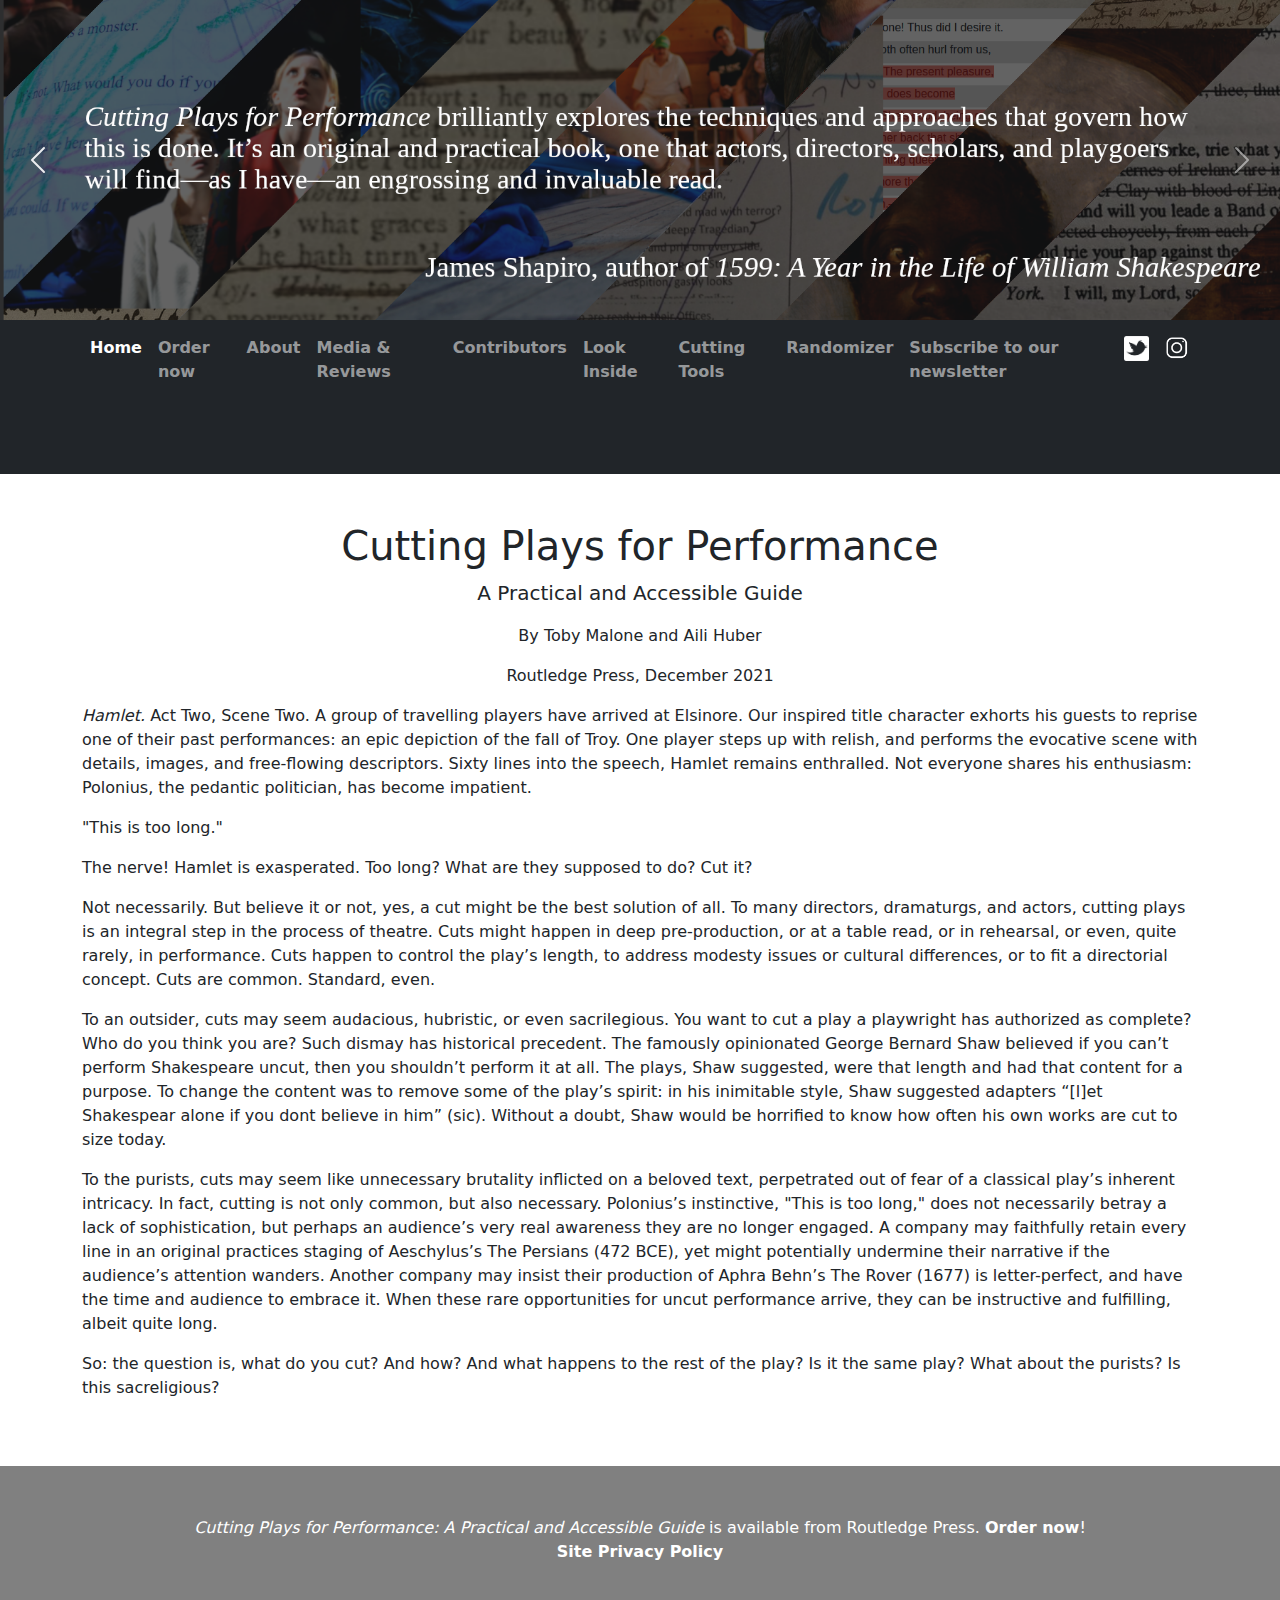
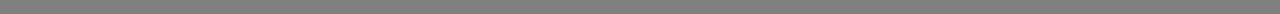
<file: index.html>
<!DOCTYPE html>
<html lang="en">
  <head>
    <meta charset="utf-8" />
    <meta
      name="viewport"
      content="width=device-width, initial-scale=1, shrink-to-fit=no"
    />
    <meta
      name="description"
      content="Website for book Cutting Plays for Performance: A Practical and Accessible Guide, the first guide to how to cut plays"
    />
    <meta
      name="author"
      content="Aili Huber, Henslowe's Cloud Creative Consulting"
    />
    <title>Cutting Plays for Performance</title>
    <!-- Favicon-->
    <link rel="icon" type="image/x-icon" href="assets/favicon.ico" />
    <!-- Core theme CSS (includes Bootstrap)-->
    <link href="css/bootstrap_styles.css" rel="stylesheet" />
    <link href="css/theme_styles.css" rel="stylesheet" />
    <script src="js/csi.min.js"></script>
  </head>
  <body>
    <!-- Responsive navbar-->
    <div id="banner" class="carousel slide" data-bs-ride="carousel">
      <div class="carousel-inner">
        <div class="carousel-item active">
          <img src="./assets/carousel1.png" class="d-block w-100" alt="Cutting Plays for Performance brilliantly explores the techniques and approaches that govern how this is done. It’s an original and practical book, one that actors, directors, scholars, and playgoers will find—as I have—an engrossing and invaluable read.
 -- James Shapiro, author of 1599: A Year in the Life of William Shakespeare" />
        </div>
        <div class="carousel-item">
          <img src="./assets/carousel2.png" class="d-block w-100" alt="In Cutting Plays for Performance, Aili Huber and Toby Malone offer practical and insightful tips suitable for the novice or an experienced practitioner.

Their rich collection of insights and anecdotes from a variety of sources illuminates the travails and joys inherent in shaping text for performance. -- Sarah Enloe, President of the Shakespeare Theater Association" />
        </div>
        <div class="carousel-item">
          <img src="./assets/carousel3.png" class="d-block w-100" alt="Cutting Plays for Performance is pragmatic, firmly grounded in scholarship and theatre practice, and written with humour and clarity.

This lively guide is a great place to start for anyone working with dramatic texts, whether as actor, director, dramaturg – or reader. -- Russel Jackson, Emeritus professor of Drama at the university of Birmingham and Script advisoron Kenneth Brannaugh's Shakespeare films" />
        </div>
        <div class="carousel-item">
          <img src="./assets/carousel4.png" class="d-block w-100" alt="With examples from across the dramatic canon and written in an accessible style, Cutting Plays for Performance is an indispensable resource for budding students, practitioners, and critics of theatre. I still can't believe this book hasn't existed until now. -- Brett Greatly-Hirsch, Leeds University" />
        </div>
        <div class="carousel-item">
          <img src="./assets/carousel5.png" class="d-block w-100" alt="A vitally important and truly groundbreaking contribution to adaptation studies and practice. Every theater company and screenwriter engaged in adapting texts for performance should own a copy of this book.--Dr. James McNamara, University of California at Santa Barbara" />
        </div>
        <div class="carousel-item">
          <img src="./assets/carousel6.png" class="d-block w-100" alt="Toby Malone and Aili Huber deserve a standing ovation for the time, expertise, and passion they have put into this handbook. I will keep it in a handy spot on my shelf, because I know I will be consulting it time and time again.--Joey Madia, Playwright and performer" />
        </div>
      </div>
      <button
        class="carousel-control-prev"
        type="button"
        data-bs-target="#banner"
        data-bs-slide="prev"
      >
        <span class="carousel-control-prev-icon" aria-hidden="true"></span>
        <span class="visually-hidden">Previous</span>
      </button>
      <button
        class="carousel-control-next"
        type="button"
        data-bs-target="#banner"
        data-bs-slide="next"
      >
        <span class="carousel-control-next-icon" aria-hidden="true"></span>
        <span class="visually-hidden">Next</span>
      </button>
    </div>
    <nav class="navbar navbar-expand-lg navbar-dark bg-dark">
      <div class="container">
        <button
          class="navbar-toggler"
          type="button"
          data-bs-toggle="collapse"
          data-bs-target="#navbarSupportedContent"
          aria-controls="navbarSupportedContent"
          aria-expanded="false"
          aria-label="Toggle navigation"
        >
          <span class="navbar-toggler-icon"></span>
        </button>
        <div class="collapse navbar-collapse" id="navbarSupportedContent">
          <ul class="navbar-nav ms-auto mb-2 mb-lg-0">
            <li class="nav-item">
              <a class="nav-link active" aria-current="page" href="./index"
                >Home</a
              >
            </li>
            <li class="nav-item">
              <a class="nav-link"
                href="https://www.tkqlhce.com/click-100524570-14076226?url=https%3A%2F%2Fwww.routledge.com%2FCutting-Plays-for-Performance-A-Practical-and-Accessible-Guide%2FMalone-Huber%2Fp%2Fbook%2F9780367748883"
                >Order now</a
              >!
            </li>
            <li class="nav-item">
              <a class="nav-link" href="./about">About</a>
            </li>
            <li class="nav-item">
              <a class="nav-link" href="./media">Media & Reviews</a>
            </li>
            <li class="nav-item">
              <a class="nav-link" href="./contributors">Contributors</a>
            </li>
            <li class="nav-item">
              <a class="nav-link" href="./look_inside">Look Inside</a>
            </li>
            <li class="nav-item">
              <a class="nav-link" href="./cut">Cutting Tools</a>
            </li>
            <li class="nav-item">
              <a class="nav-link" href="./randomizer">Randomizer</a>
            </li>
            <li class="nav-item">
              <a
                class="nav-link"
                href="https://7eb01415.sibforms.com/serve/[base64]"
                target="_blank"
                >Subscribe to our newsletter</a
              >
            </li>
            <li class="nav-item">
              <a class="nav-link" href="https://www.twitter.com/cuttingplays"
                ><img
                  src="./assets/twitter_icon.png"
                  alt="Follow us on twitter"
                  height="25px"
              /></a>
            </li>
            <li class="nav-item">
              <a class="nav-link" href="https://www.instagram.com/cuttingplays"
                ><img
                  src="./assets/instagram_icon.png"
                  alt="Follow us on twitter"
                  height="25px"
              /></a>
            </li>
          </ul>
        </div>
      </div>
    </nav>


    <!-- Page content-->
    <div class="container">
      <div class="text-center mt-5">
        <h1>Cutting Plays for Performance</h1>
        <p class="lead">A Practical and Accessible Guide</p>
        <p>By Toby Malone and Aili Huber</p>
        <p>Routledge Press, December 2021</p>
      </div>
      <div>
        <p>
          <em>Hamlet.</em> Act Two, Scene Two. A group of travelling players
          have arrived at Elsinore. Our inspired title character exhorts his
          guests to reprise one of their past performances: an epic depiction of
          the fall of Troy. One player steps up with relish, and performs the
          evocative scene with details, images, and free-flowing descriptors.
          Sixty lines into the speech, Hamlet remains enthralled. Not everyone
          shares his enthusiasm: Polonius, the pedantic politician, has become
          impatient.
        </p>
        <p>"This is too long."</p>
        <p>
          The nerve! Hamlet is exasperated. Too long? What are they supposed to
          do? Cut it?
        </p>
        <p>
          Not necessarily. But believe it or not, yes, a cut might be the best
          solution of all. To many directors, dramaturgs, and actors, cutting
          plays is an integral step in the process of theatre. Cuts might happen
          in deep pre-production, or at a table read, or in rehearsal, or even,
          quite rarely, in performance. Cuts happen to control the play’s
          length, to address modesty issues or cultural differences, or to fit a
          directorial concept. Cuts are common. Standard, even.
        </p>
        <p>
          To an outsider, cuts may seem audacious, hubristic, or even
          sacrilegious. You want to cut a play a playwright has authorized as
          complete? Who do you think you are? Such dismay has historical
          precedent. The famously opinionated George Bernard Shaw believed if
          you can’t perform Shakespeare uncut, then you shouldn’t perform it at
          all. The plays, Shaw suggested, were that length and had that content
          for a purpose. To change the content was to remove some of the play’s
          spirit: in his inimitable style, Shaw suggested adapters “[l]et
          Shakespear alone if you dont believe in him” (sic). Without a doubt,
          Shaw would be horrified to know how often his own works are cut to
          size today.
        </p>
        <p>
          To the purists, cuts may seem like unnecessary brutality inflicted on
          a beloved text, perpetrated out of fear of a classical play’s inherent
          intricacy. In fact, cutting is not only common, but also necessary.
          Polonius’s instinctive, "This is too long," does not necessarily
          betray a lack of sophistication, but perhaps an audience’s very real
          awareness they are no longer engaged. A company may faithfully retain
          every line in an original practices staging of Aeschylus’s The
          Persians (472 BCE), yet might potentially undermine their narrative if
          the audience’s attention wanders. Another company may insist their
          production of Aphra Behn’s The Rover (1677) is letter-perfect, and
          have the time and audience to embrace it. When these rare
          opportunities for uncut performance arrive, they can be instructive
          and fulfilling, albeit quite long.
        </p>
        <p>
          So: the question is, what do you cut? And how? And what happens to the
          rest of the play? Is it the same play? What about the purists? Is this
          sacreligious?
        </p>
      </div>
    </div>
    <footer>
      <em>Cutting Plays for Performance: A Practical and Accessible Guide</em> is
      available from Routledge Press.
      <a
        href="https://www.tkqlhce.com/click-100524570-14076226?url=https%3A%2F%2Fwww.routledge.com%2FCutting-Plays-for-Performance-A-Practical-and-Accessible-Guide%2FMalone-Huber%2Fp%2Fbook%2F9780367748883"
        >Order now</a
      >!
            <br /><a href="./privacy-policy">Site Privacy Policy</a>
    </footer>

    <!-- Bootstrap core JS-->
    <script src="https://cdn.jsdelivr.net/npm/bootstrap@5.1.0/dist/js/bootstrap.bundle.min.js"></script>
    <!-- Core theme JS-->
    <script src="js/scripts.js"></script>
  </body>
</html>
</file>
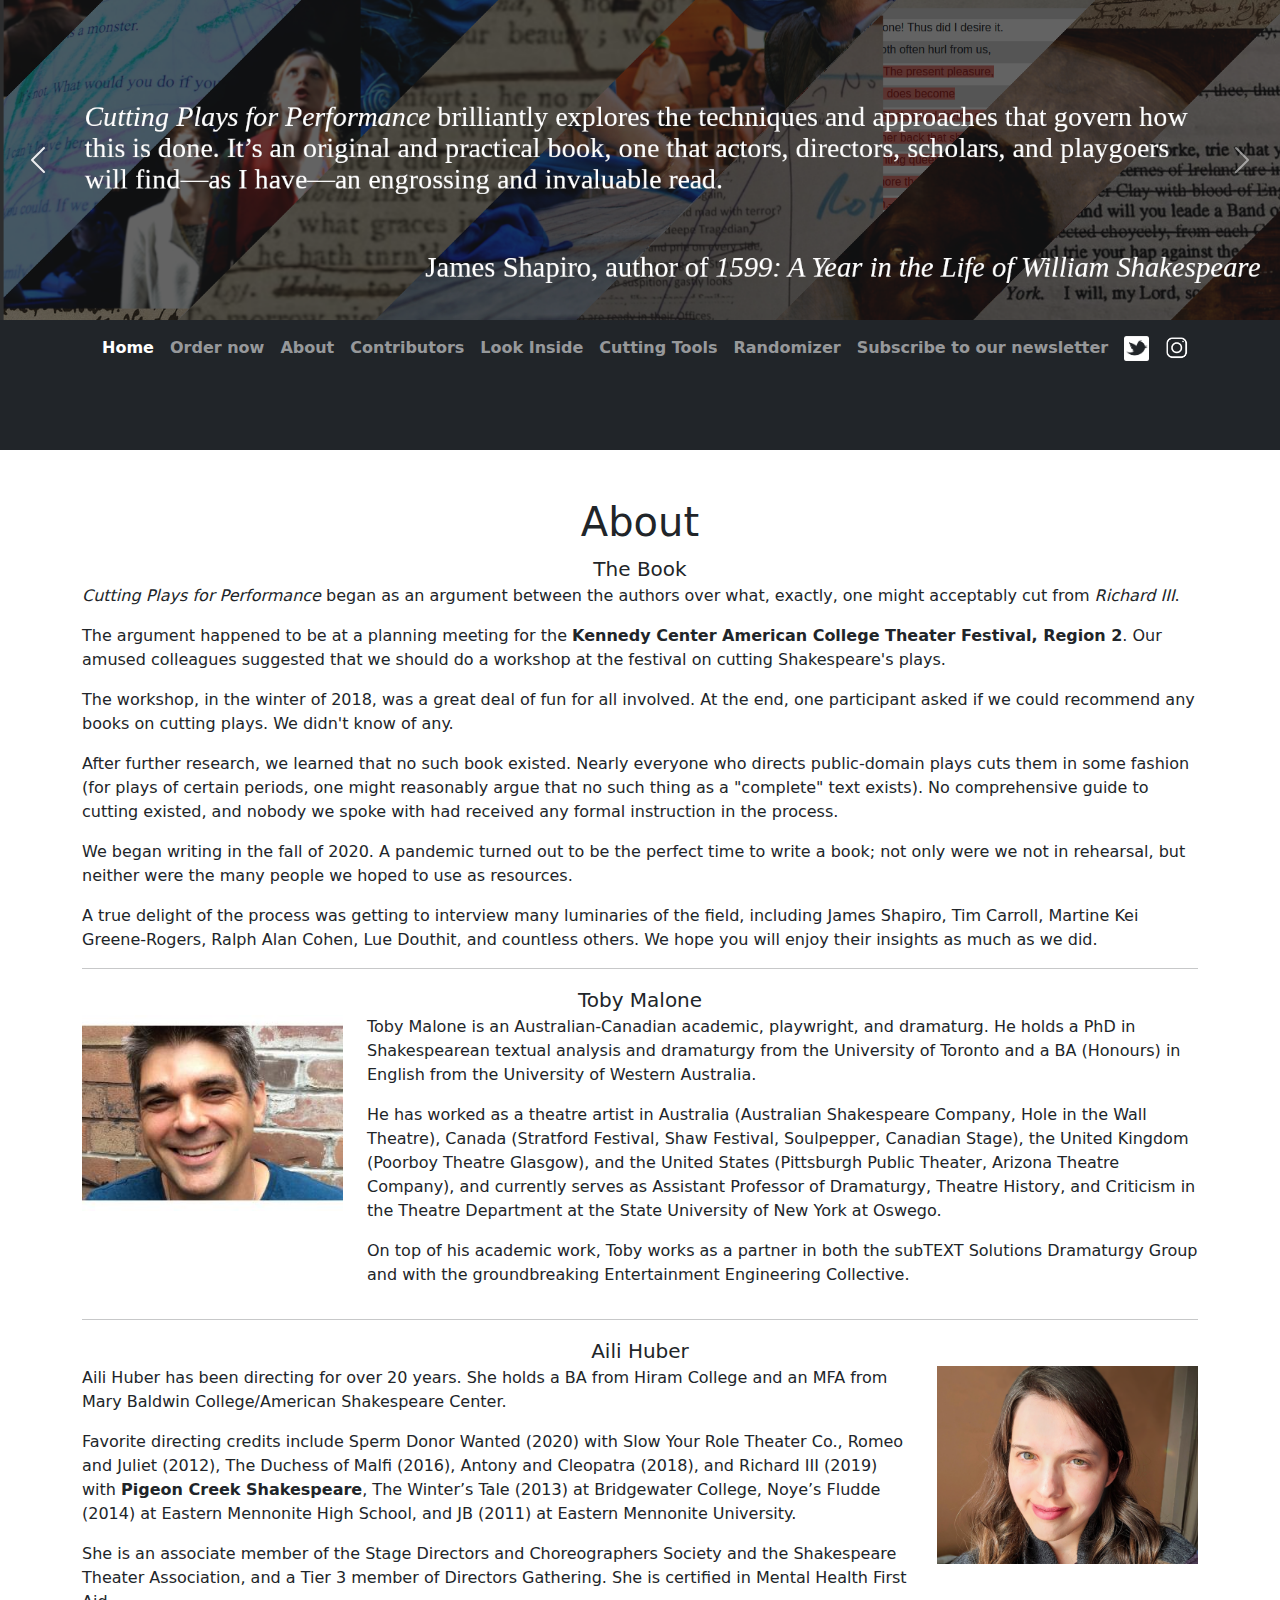
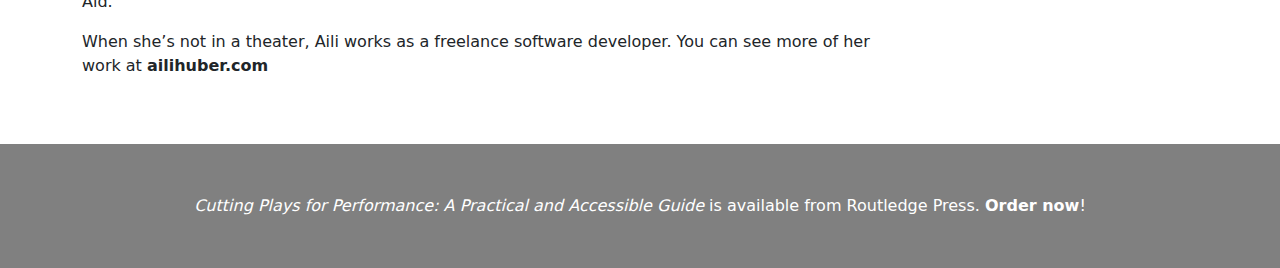
<file: about.html>
<!DOCTYPE html>
<html lang="en">
  <head>
    <meta charset="utf-8" />
    <meta
      name="viewport"
      content="width=device-width, initial-scale=1, shrink-to-fit=no"
    />
    <meta
      name="description"
      content="website for book Cutting Plays for Performance: A Practical and Accessible Guide"
    />
    <meta
      name="author"
      content="Aili Huber, Henslowe's Cloud Creative Consulting"
    />
    <title>Cutting Plays for Performance</title>
    <!-- Favicon-->
    <link rel="icon" type="image/x-icon" href="assets/favicon.ico" />
    <!-- Core theme CSS (includes Bootstrap)-->
    <link href="css/bootstrap_styles.css" rel="stylesheet" />
    <link href="css/theme_styles.css" rel="stylesheet" />
    <script src="js/csi.min.js"></script>
  </head>
  <body>
    <!-- Responsive navbar-->
    <div id="banner" class="carousel slide" data-bs-ride="carousel">
      <div class="carousel-inner">
        <div class="carousel-item active">
          <img src="./assets/carousel1.png" class="d-block w-100" alt="..." />
        </div>
        <div class="carousel-item">
          <img src="./assets/carousel2.png" class="d-block w-100" alt="..." />
        </div>
        <div class="carousel-item">
          <img src="./assets/carousel3.png" class="d-block w-100" alt="..." />
        </div>
        <div class="carousel-item">
          <img src="./assets/carousel4.png" class="d-block w-100" alt="..." />
        </div>
      </div>
      <button
        class="carousel-control-prev"
        type="button"
        data-bs-target="#banner"
        data-bs-slide="prev"
      >
        <span class="carousel-control-prev-icon" aria-hidden="true"></span>
        <span class="visually-hidden">Previous</span>
      </button>
      <button
        class="carousel-control-next"
        type="button"
        data-bs-target="#banner"
        data-bs-slide="next"
      >
        <span class="carousel-control-next-icon" aria-hidden="true"></span>
        <span class="visually-hidden">Next</span>
      </button>
    </div>
    <nav class="navbar navbar-expand-lg navbar-dark bg-dark">
      <div class="container">
        <button
          class="navbar-toggler"
          type="button"
          data-bs-toggle="collapse"
          data-bs-target="#navbarSupportedContent"
          aria-controls="navbarSupportedContent"
          aria-expanded="false"
          aria-label="Toggle navigation"
        >
          <span class="navbar-toggler-icon"></span>
        </button>
        <div class="collapse navbar-collapse" id="navbarSupportedContent">
          <ul class="navbar-nav ms-auto mb-2 mb-lg-0">
            <li class="nav-item">
              <a class="nav-link active" aria-current="page" href="./index.html"
                >Home</a
              >
            </li>
            <li class="nav-item">
              <a class="nav-link"
                href="https://www.tkqlhce.com/click-100524570-14076226?url=https%3A%2F%2Fwww.routledge.com%2FCutting-Plays-for-Performance-A-Practical-and-Accessible-Guide%2FMalone-Huber%2Fp%2Fbook%2F9780367748883"
                >Order now</a
              >!
            </li>
            <li class="nav-item">
              <a class="nav-link" href="./about.html">About</a>
            </li>
            <li class="nav-item">
              <a class="nav-link" href="./contributors.html">Contributors</a>
            </li>
            <li class="nav-item">
              <a class="nav-link" href="./look_inside.html">Look Inside</a>
            </li>
            <li class="nav-item">
              <a class="nav-link" href="./cut.html">Cutting Tools</a>
            </li>
            <li class="nav-item">
              <a class="nav-link" href="./randomizer.html">Randomizer</a>
            </li>
            <li class="nav-item">
              <a
                class="nav-link"
                href="https://7eb01415.sibforms.com/serve/[base64]"
                target="_blank"
                >Subscribe to our newsletter</a
              >
            </li>
            <li class="nav-item">
              <a class="nav-link" href="https://www.twitter.com/cuttingplays"
                ><img
                  src="./assets/twitter_icon.png"
                  alt="Follow us on twitter"
                  height="25px"
              /></a>
            </li>
            <li class="nav-item">
              <a class="nav-link" href="https://www.instagram.com/cuttingplays"
                ><img
                  src="./assets/instagram_icon.png"
                  alt="Follow us on twitter"
                  height="25px"
              /></a>
            </li>
          </ul>
        </div>
      </div>
    </nav>


    <!-- Page content-->
    <div class="container">
      <div class="text-center mt-5">
        <h1>About</h1>
      </div>
      <div class="lead text-center">The Book</div>
      <div>
        <p>
          <em>Cutting Plays for Performance</em> began as an argument between
          the authors over what, exactly, one might acceptably cut from
          <em>Richard III</em>.
        </p>
        <p>
          The argument happened to be at a planning meeting for the
          <a href="https://www.kcactf2.org/"
            >Kennedy Center American College Theater Festival, Region 2</a
          >. Our amused colleagues suggested that we should do a workshop at the
          festival on cutting Shakespeare's plays.
        </p>
        <p>
          The workshop, in the winter of 2018, was a great deal of fun for all
          involved. At the end, one participant asked if we could recommend any
          books on cutting plays. We didn't know of any.
        </p>
        <p>
          After further research, we learned that no such book existed. Nearly
          everyone who directs public-domain plays cuts them in some fashion
          (for plays of certain periods, one might reasonably argue that no such
          thing as a "complete" text exists). No comprehensive guide to cutting
          existed, and nobody we spoke with had received any formal instruction
          in the process.
        </p>
        <p>
          We began writing in the fall of 2020. A pandemic turned out to be the
          perfect time to write a book; not only were we not in rehearsal, but
          neither were the many people we hoped to use as resources.
        </p>
        <p>
          A true delight of the process was getting to interview many luminaries
          of the field, including James Shapiro, Tim Carroll, Martine Kei
          Greene-Rogers, Ralph Alan Cohen, Lue Douthit, and countless others. We
          hope you will enjoy their insights as much as we did.
        </p>
      </div>
      <hr />
      <div class="lead text-center">Toby Malone</div>
      <div class="row">
        <div class="col-md-3">
          <img
            src="./assets/toby_malone.jpg"
            class="img-fluid"
            alt="Toby Malone headshot"
          />
        </div>
        <div class="col-md-9">
          <p>
            Toby Malone is an Australian-Canadian academic, playwright, and
            dramaturg. He holds a PhD in Shakespearean textual analysis and
            dramaturgy from the University of Toronto and a BA (Honours) in
            English from the University of Western Australia.
          </p>
          <p>
            He has worked as a theatre artist in Australia (Australian
            Shakespeare Company, Hole in the Wall Theatre), Canada (Stratford
            Festival, Shaw Festival, Soulpepper, Canadian Stage), the United
            Kingdom (Poorboy Theatre Glasgow), and the United States (Pittsburgh
            Public Theater, Arizona Theatre Company), and currently serves as
            Assistant Professor of Dramaturgy, Theatre History, and Criticism in
            the Theatre Department at the State University of New York at
            Oswego.
          </p>
          <p>
            On top of his academic work, Toby works as a partner in both the
            subTEXT Solutions Dramaturgy Group and with the groundbreaking
            Entertainment Engineering Collective.
          </p>
        </div>
      </div>
      <hr />
      <div class="lead text-center">Aili Huber</div>
      <div class="row">
        <div class="col-md-9">
          <p>
            Aili Huber has been directing for over 20 years. She holds a BA from
            Hiram College and an MFA from Mary Baldwin College/American
            Shakespeare Center.
          </p>
          <p>
            Favorite directing credits include Sperm Donor Wanted (2020) with
            Slow Your Role Theater Co., Romeo and Juliet (2012), The Duchess of
            Malfi (2016), Antony and Cleopatra (2018), and Richard III (2019)
            with
            <a href="http://pcshakespeare.com">Pigeon Creek Shakespeare</a>, The
            Winter’s Tale (2013) at Bridgewater College, Noye’s Fludde (2014) at
            Eastern Mennonite High School, and JB (2011) at Eastern Mennonite
            University.
          </p>
          <p>
            She is an associate member of the Stage Directors and Choreographers
            Society and the Shakespeare Theater Association, and a Tier 3 member
            of Directors Gathering. She is certified in Mental Health First Aid.
          </p>
          <p>
            When she’s not in a theater, Aili works as a freelance software
            developer. You can see more of her work at
            <a href="https://ailihuber.com">ailihuber.com</a>
          </p>
        </div>
        <div class="col-md-3">
          <img
            src="./assets/aili_huber.png"
            class="img-fluid"
            alt="Aili Huber headshot"
          />
        </div>
      </div>
    </div>
    <footer>
      <em>Cutting Plays for Performance: A Practical and Accessible Guide</em> is
      available from Routledge Press.
      <a
        href="https://www.tkqlhce.com/click-100524570-14076226?url=https%3A%2F%2Fwww.routledge.com%2FCutting-Plays-for-Performance-A-Practical-and-Accessible-Guide%2FMalone-Huber%2Fp%2Fbook%2F9780367748883"
        >Order now</a
      >!
    </footer>

    <!-- Bootstrap core JS-->
    <script src="https://cdn.jsdelivr.net/npm/bootstrap@5.1.0/dist/js/bootstrap.bundle.min.js"></script>
    <!-- Core theme JS-->
    <script src="js/scripts.js"></script>
  </body>
</html>
</file>
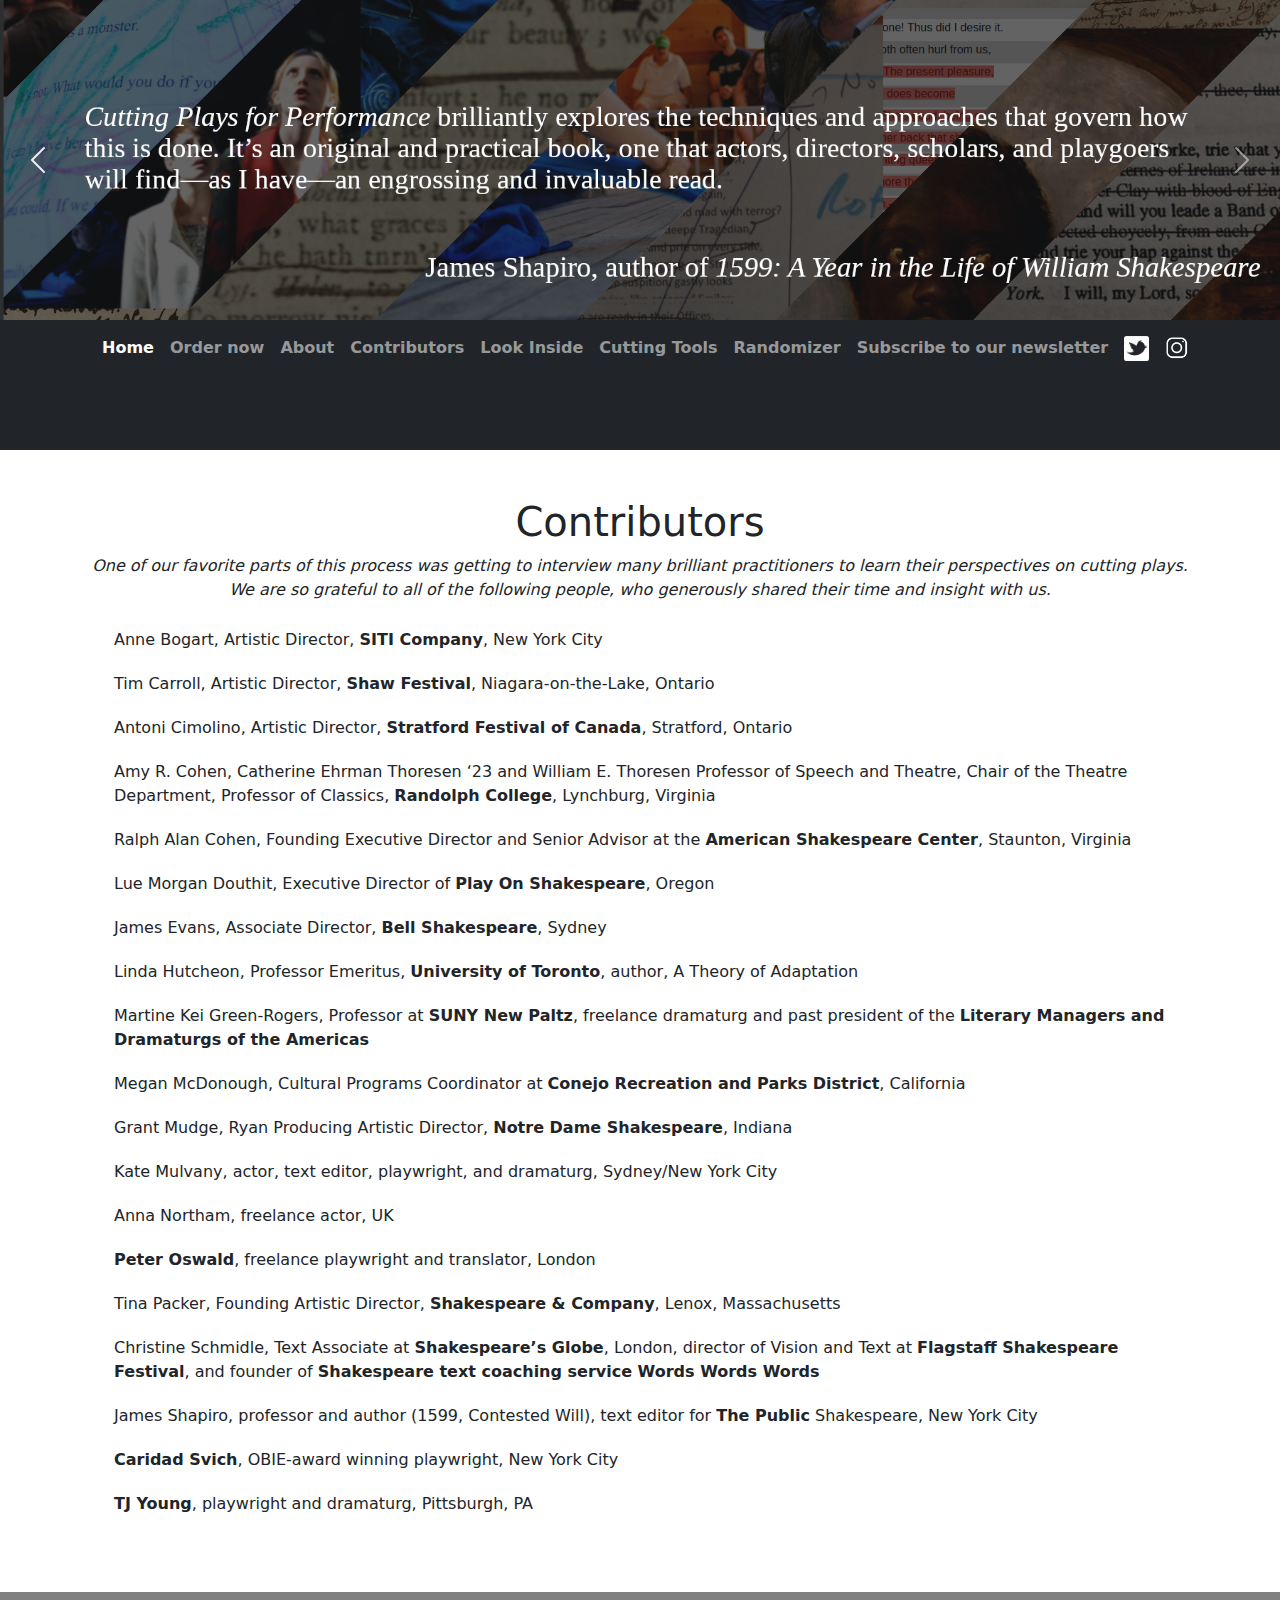
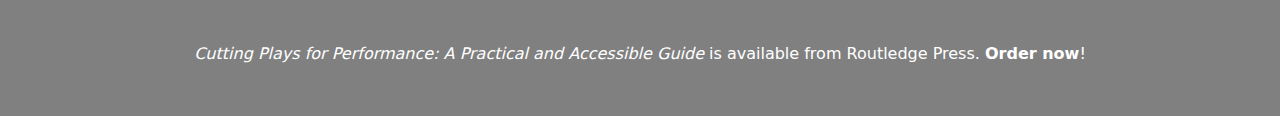
<file: contributors.html>
<!DOCTYPE html>
<html lang="en">
  <head>
    <meta charset="utf-8" />
    <meta
      name="viewport"
      content="width=device-width, initial-scale=1, shrink-to-fit=no"
    />
    <meta
      name="description"
      content="Website for book Cutting Plays for Performance: A Practical and Accessible Guide, the first guide to how to cut plays"
    />
    <meta
      name="author"
      content="Aili Huber, Henslowe's Cloud Creative Consulting"
    />
    <title>Cutting Plays for Performance</title>
    <!-- Favicon-->
    <link rel="icon" type="image/x-icon" href="assets/favicon.ico" />
    <!-- Core theme CSS (includes Bootstrap)-->
    <link href="css/bootstrap_styles.css" rel="stylesheet" />
    <link href="css/theme_styles.css" rel="stylesheet" />
    <script src="js/csi.min.js"></script>
  </head>
  <body>
    <!-- Responsive navbar-->
    <div id="banner" class="carousel slide" data-bs-ride="carousel">
      <div class="carousel-inner">
        <div class="carousel-item active">
          <img src="./assets/carousel1.png" class="d-block w-100" alt="..." />
        </div>
        <div class="carousel-item">
          <img src="./assets/carousel2.png" class="d-block w-100" alt="..." />
        </div>
        <div class="carousel-item">
          <img src="./assets/carousel3.png" class="d-block w-100" alt="..." />
        </div>
        <div class="carousel-item">
          <img src="./assets/carousel4.png" class="d-block w-100" alt="..." />
        </div>
      </div>
      <button
        class="carousel-control-prev"
        type="button"
        data-bs-target="#banner"
        data-bs-slide="prev"
      >
        <span class="carousel-control-prev-icon" aria-hidden="true"></span>
        <span class="visually-hidden">Previous</span>
      </button>
      <button
        class="carousel-control-next"
        type="button"
        data-bs-target="#banner"
        data-bs-slide="next"
      >
        <span class="carousel-control-next-icon" aria-hidden="true"></span>
        <span class="visually-hidden">Next</span>
      </button>
    </div>
    <nav class="navbar navbar-expand-lg navbar-dark bg-dark">
      <div class="container">
        <button
          class="navbar-toggler"
          type="button"
          data-bs-toggle="collapse"
          data-bs-target="#navbarSupportedContent"
          aria-controls="navbarSupportedContent"
          aria-expanded="false"
          aria-label="Toggle navigation"
        >
          <span class="navbar-toggler-icon"></span>
        </button>
        <div class="collapse navbar-collapse" id="navbarSupportedContent">
          <ul class="navbar-nav ms-auto mb-2 mb-lg-0">
            <li class="nav-item">
              <a class="nav-link active" aria-current="page" href="./index.html"
                >Home</a
              >
            </li>
            <li class="nav-item">
              <a class="nav-link"
                href="https://www.tkqlhce.com/click-100524570-14076226?url=https%3A%2F%2Fwww.routledge.com%2FCutting-Plays-for-Performance-A-Practical-and-Accessible-Guide%2FMalone-Huber%2Fp%2Fbook%2F9780367748883"
                >Order now</a
              >!
            </li>
            <li class="nav-item">
              <a class="nav-link" href="./about.html">About</a>
            </li>
            <li class="nav-item">
              <a class="nav-link" href="./contributors.html">Contributors</a>
            </li>
            <li class="nav-item">
              <a class="nav-link" href="./look_inside.html">Look Inside</a>
            </li>
            <li class="nav-item">
              <a class="nav-link" href="./cut.html">Cutting Tools</a>
            </li>
            <li class="nav-item">
              <a class="nav-link" href="./randomizer.html">Randomizer</a>
            </li>
            <li class="nav-item">
              <a
                class="nav-link"
                href="https://7eb01415.sibforms.com/serve/[base64]"
                target="_blank"
                >Subscribe to our newsletter</a
              >
            </li>
            <li class="nav-item">
              <a class="nav-link" href="https://www.twitter.com/cuttingplays"
                ><img
                  src="./assets/twitter_icon.png"
                  alt="Follow us on twitter"
                  height="25px"
              /></a>
            </li>
            <li class="nav-item">
              <a class="nav-link" href="https://www.instagram.com/cuttingplays"
                ><img
                  src="./assets/instagram_icon.png"
                  alt="Follow us on twitter"
                  height="25px"
              /></a>
            </li>
          </ul>
        </div>
      </div>
    </nav>


    <!-- Page content-->
    <div class="container">
      <div class="text-center mt-5">
        <h1>Contributors</h1>
        <p>
          <em
            >One of our favorite parts of this process was getting to interview
            many brilliant practitioners to learn their perspectives on cutting
            plays. We are so grateful to all of the following people, who
            generously shared their time and insight with us.</em
          >
        </p>
        <ul id="contributors">
          <li>Anne Bogart, Artistic Director, <a href="https://siti.org/" target="_blank">SITI Company</a>, New York City</li>
          <li>
            Tim Carroll, Artistic Director, <a href="https://www.shawfest.com/" target="_blank">Shaw Festival</a>, Niagara-on-the-Lake,
            Ontario
          </li>
          <li>
            Antoni Cimolino, Artistic Director, <a href="https://www.stratfordfestival.ca/" target="_blank">Stratford Festival of Canada</a>,
            Stratford, Ontario
          </li>
          <li>
            Amy R. Cohen, Catherine Ehrman Thoresen ‘23 and William E. Thoresen
            Professor of Speech and Theatre, Chair of the Theatre Department,
            Professor of Classics, <a href="https://www.randolphcollege.edu/" target="_blank">Randolph College</a>, Lynchburg, Virginia
          </li>
          <li>
            Ralph Alan Cohen, Founding Executive Director and Senior Advisor at
            the <a href="https://americanshakespearecenter.com/" target="_blank">American Shakespeare Center</a>, Staunton, Virginia
          </li>
          <li>
            Lue Morgan Douthit, Executive Director of <a href="https://www.osfashland.org/artistic/play-on.aspx" target="_blank">Play On Shakespeare</a>,
            Oregon
          </li>
          <li>James Evans, Associate Director, <a href=https://www.bellshakespeare.com.au/"" target="_blank">Bell Shakespeare</a>, Sydney</li>
          <li>
            Linda Hutcheon, Professor Emeritus, <a href="https://www.utoronto.ca/" target="_blank">University of Toronto</a>, author, A
            Theory of Adaptation
          </li>
          <li>
            Martine Kei Green-Rogers, Professor at <a href="https://www.newpaltz.edu/" target="_blank">SUNY New Paltz</a>, freelance
            dramaturg and past president of the <a href="https://lmda.org/" target="_blank">Literary Managers and Dramaturgs
            of the Americas</a>
          </li>
          <li>
            Megan McDonough, Cultural Programs Coordinator at <a href="https://www.crpd.org/" target="_blank">Conejo Recreation
            and Parks District</a>, California
          </li>
          <li>
            Grant Mudge, Ryan Producing Artistic Director, <a href="https://shakespeare.nd.edu/" target="_blank">Notre Dame
            Shakespeare</a>, Indiana
          </li>
          <li>
            Kate Mulvany, actor, text editor, playwright, and dramaturg,
            Sydney/New York City
          </li>
          <li>Anna Northam, freelance actor, UK</li>
          <li><a href="https://peteroswald.net/" target="_blank">Peter Oswald</a>, freelance playwright and translator, London</li>
          <li>
            Tina Packer, Founding Artistic Director, <a href="https://www.shakespeare.org/" target="_blank">Shakespeare & Company</a>,
            Lenox, Massachusetts
          </li>
          <li>
            Christine Schmidle, Text Associate at <a href="https://www.shakespearesglobe.com/" target="_blank">Shakespeare’s Globe</a>,
            London, director of Vision and Text at <a href="https://flagshakes.org/" target="_blank">Flagstaff Shakespeare
            Festival</a>, and founder of <a href="http://www.verse-words.com">Shakespeare text coaching service Words Words Words</a>
          </li>
          <li>
            James Shapiro, professor and author (1599, Contested Will), text
            editor for <a href="https://publictheater.org/" target="_blank">The Public</a> Shakespeare, New York City
          </li>
          <li><a href="https://caridadsvich.com/" target="_blank">Caridad Svich</a>, OBIE-award winning playwright, New York City</li>
          <li><a href="https://tj-young.com/" target="_blank">TJ Young</a>, playwright and dramaturg, Pittsburgh, PA</li>
        </ul>
      </div>
    </div>
    <footer>
      <em>Cutting Plays for Performance: A Practical and Accessible Guide</em> is
      available from Routledge Press.
      <a
        href="https://www.tkqlhce.com/click-100524570-14076226?url=https%3A%2F%2Fwww.routledge.com%2FCutting-Plays-for-Performance-A-Practical-and-Accessible-Guide%2FMalone-Huber%2Fp%2Fbook%2F9780367748883"
        >Order now</a
      >!
    </footer>

    <!-- Bootstrap core JS-->
    <script src="https://cdn.jsdelivr.net/npm/bootstrap@5.1.0/dist/js/bootstrap.bundle.min.js"></script>
    <!-- Core theme JS-->
    <script src="js/scripts.js"></script>
  </body>
</html>
</file>
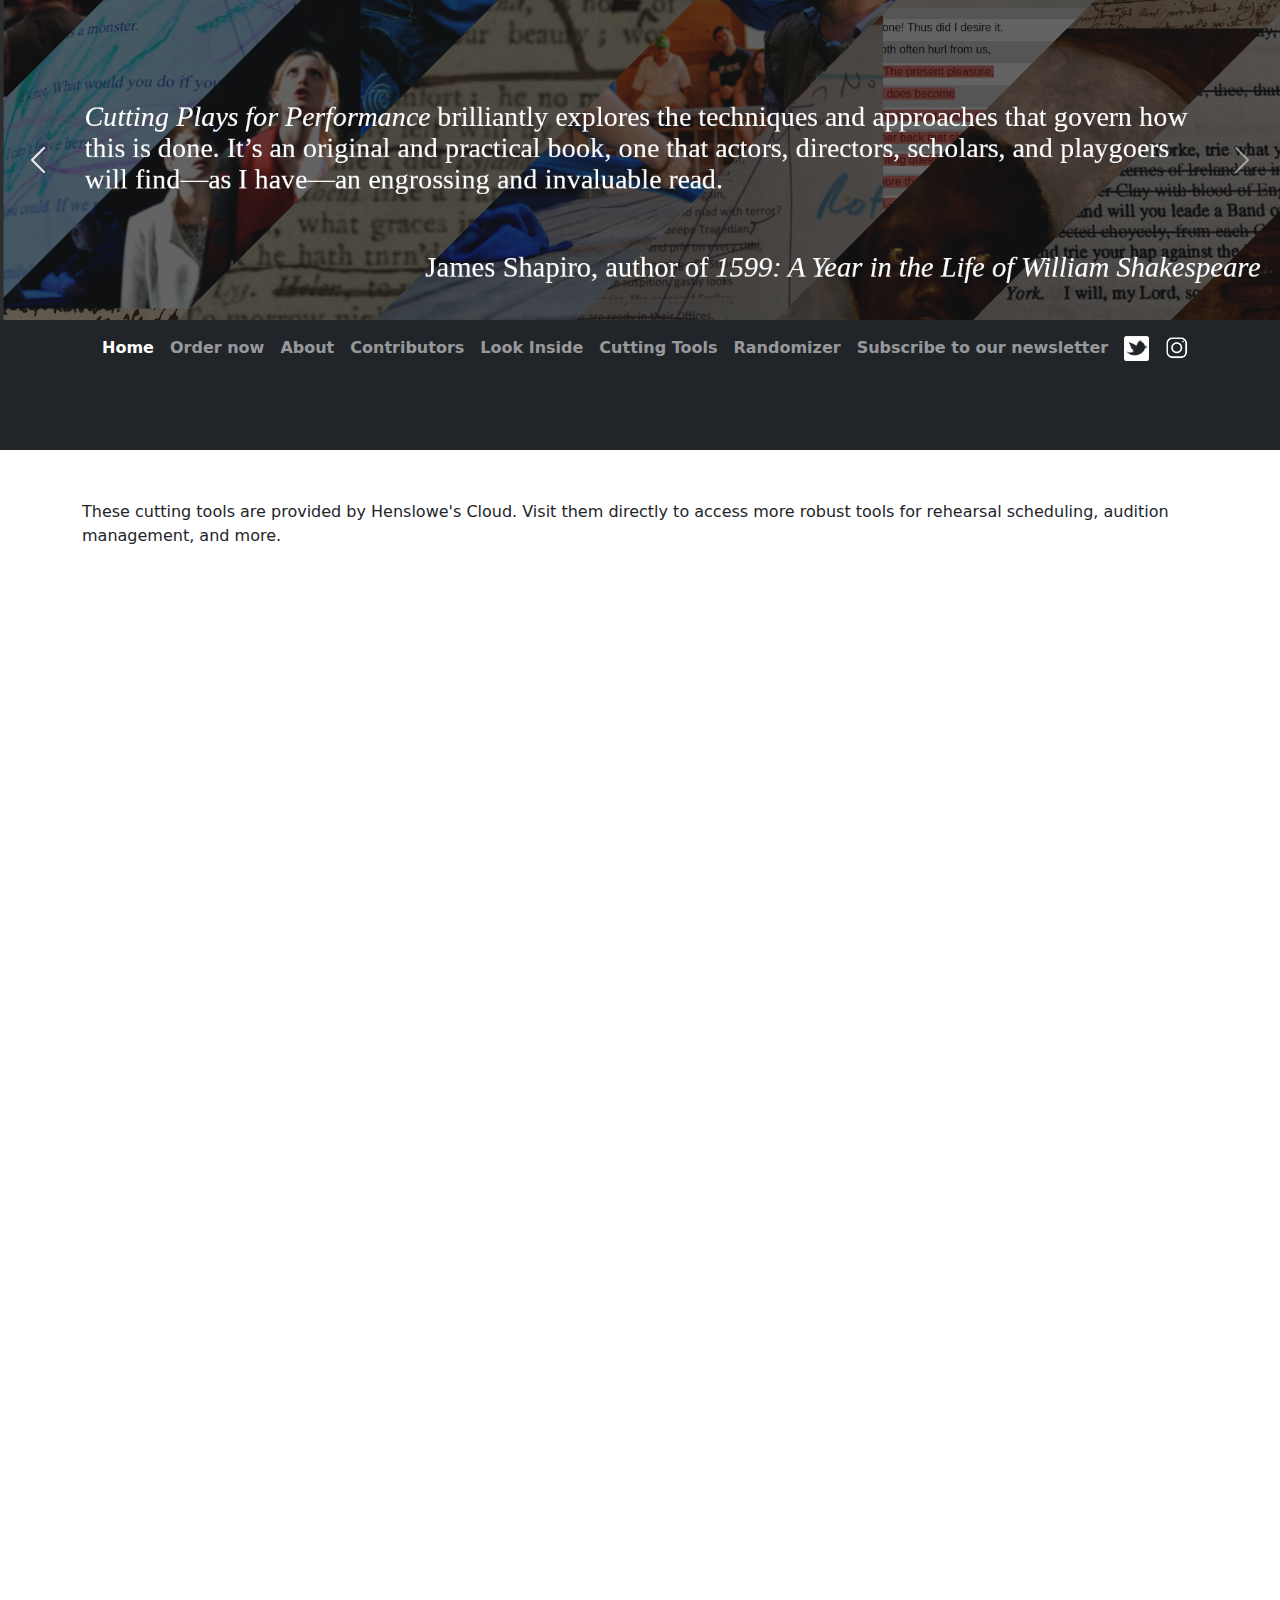
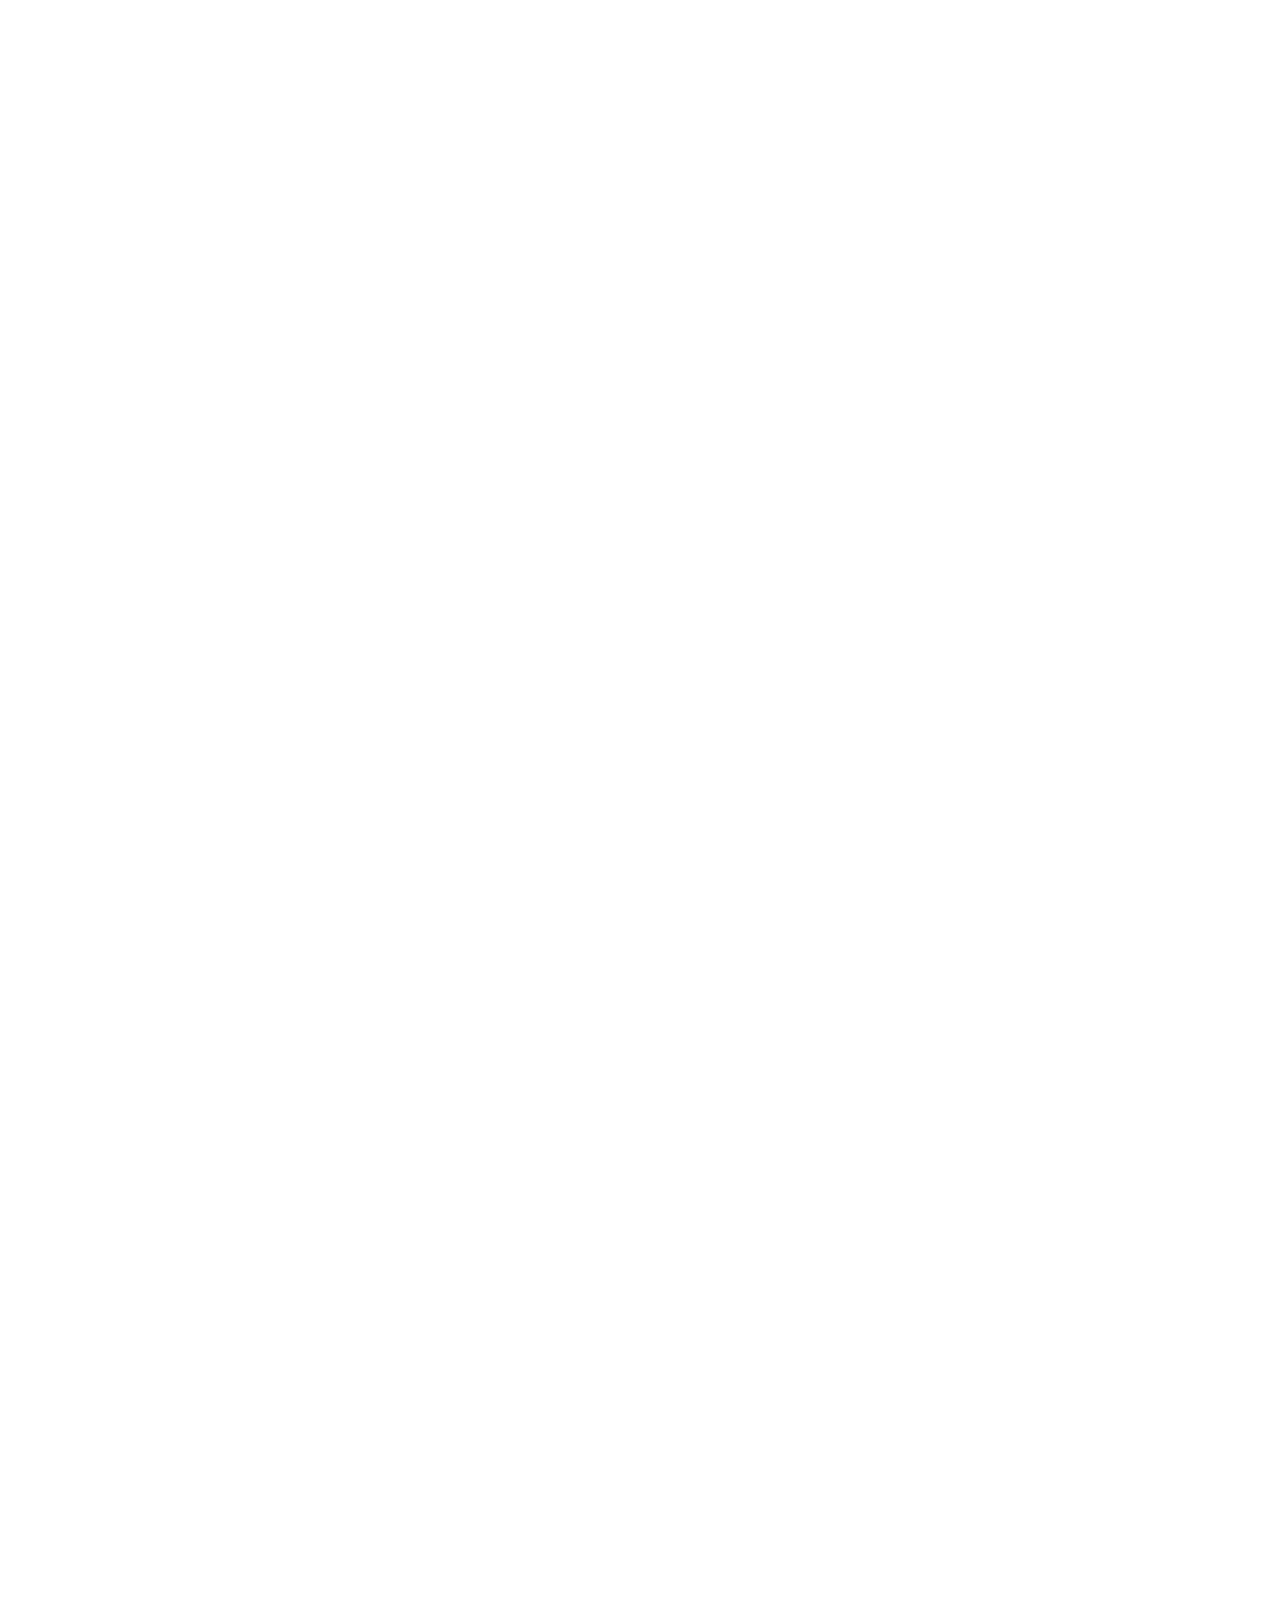
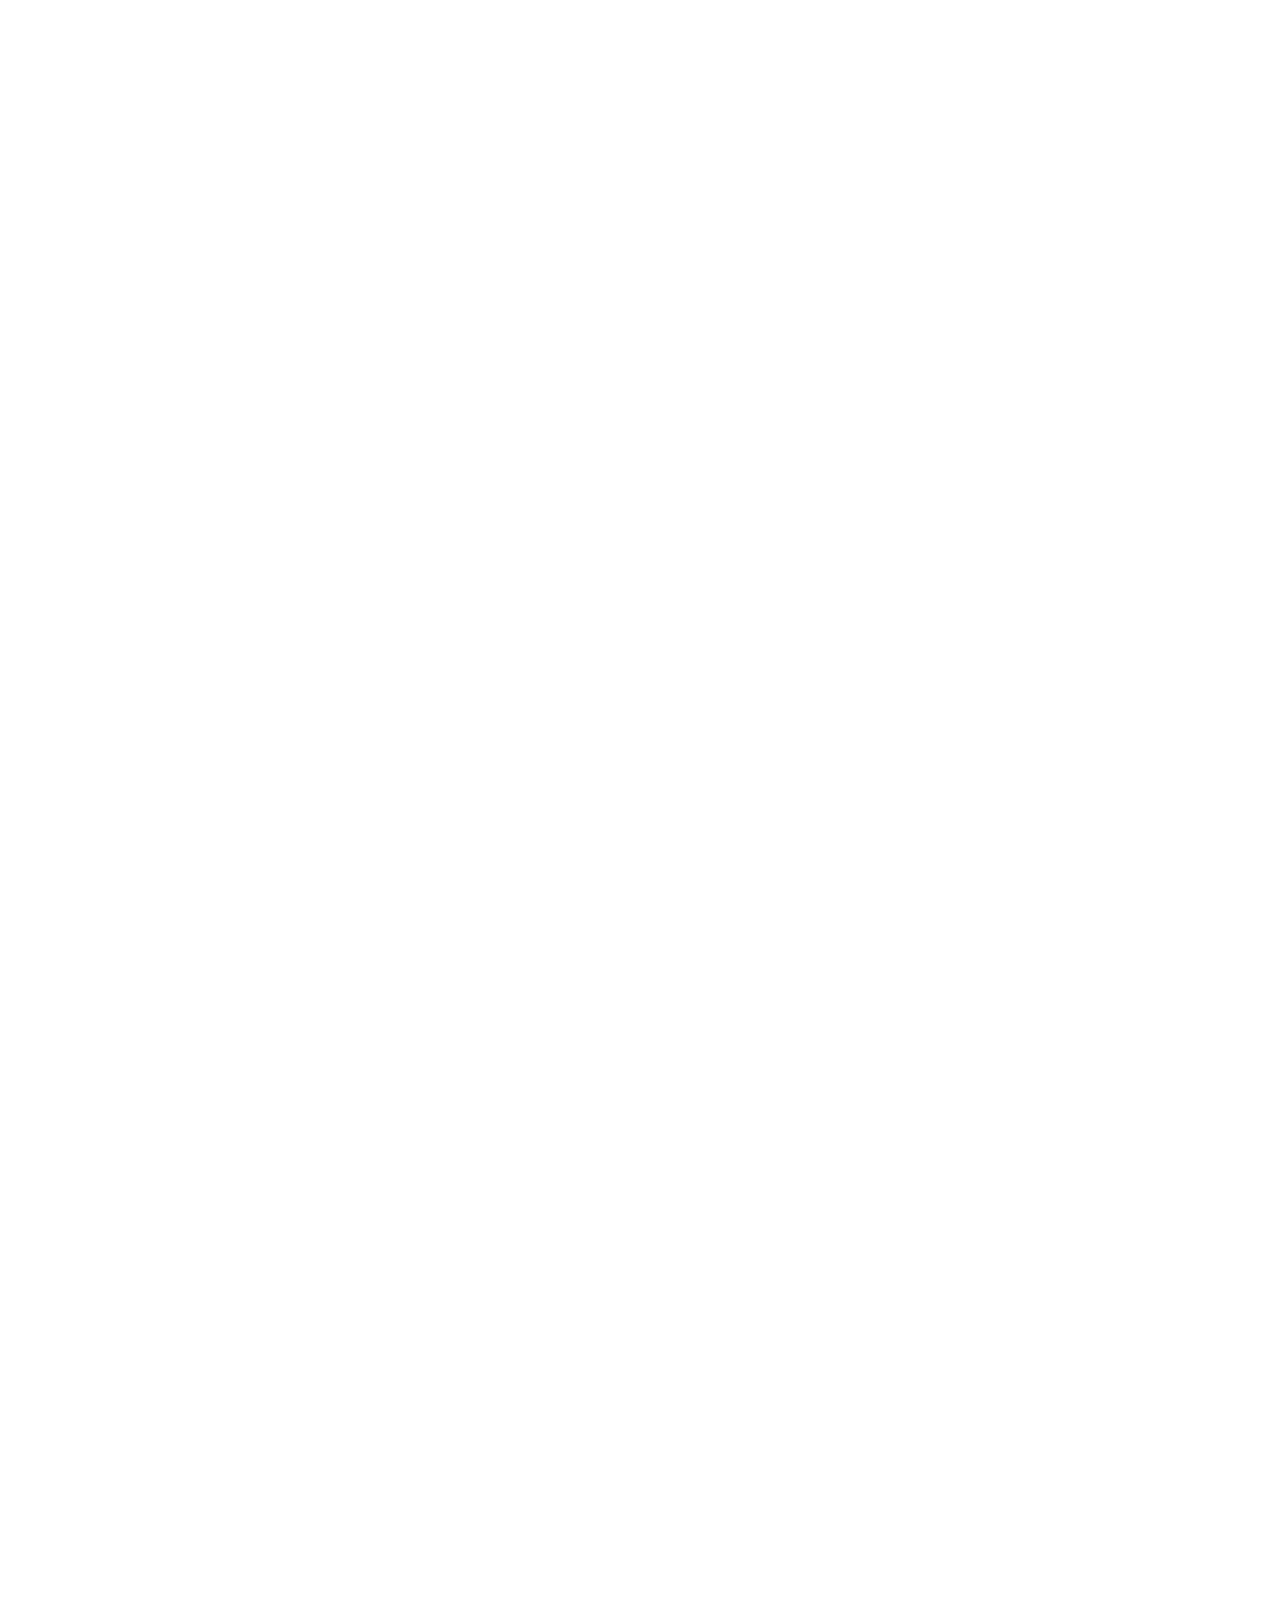
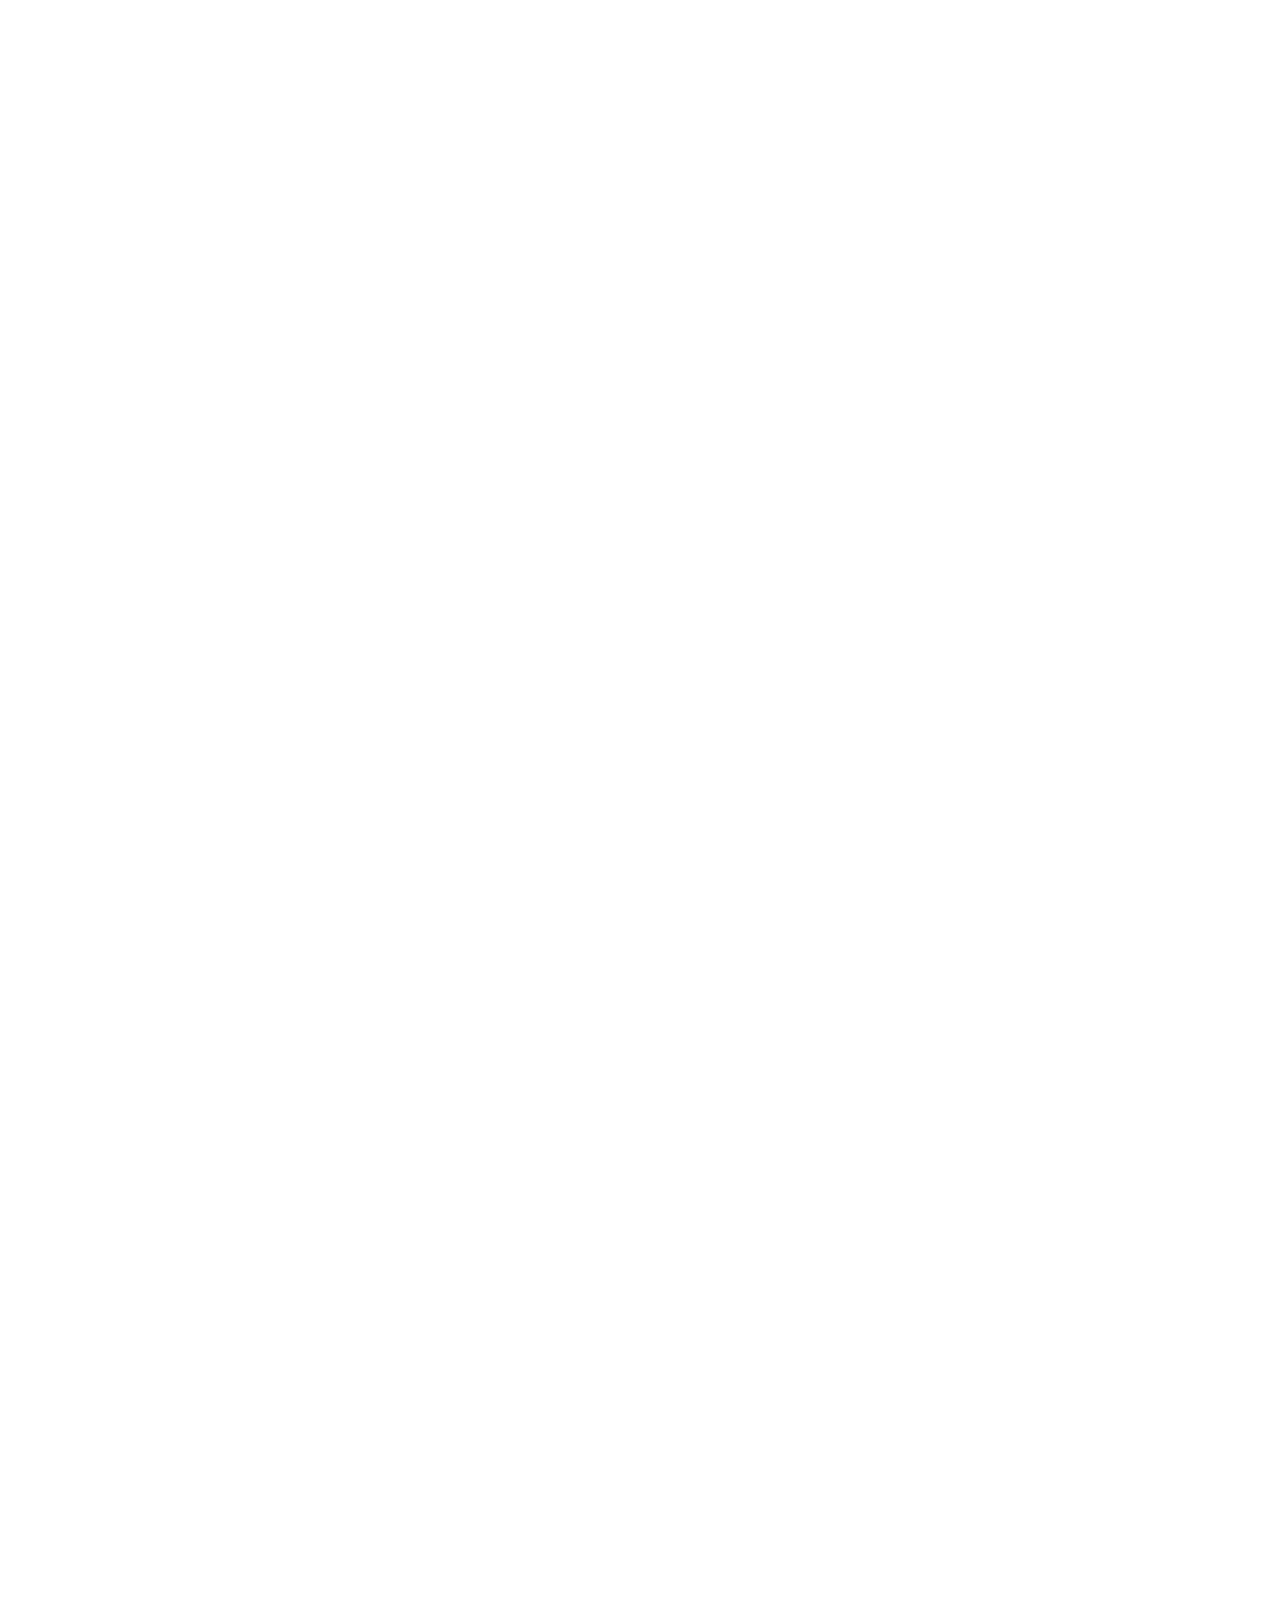
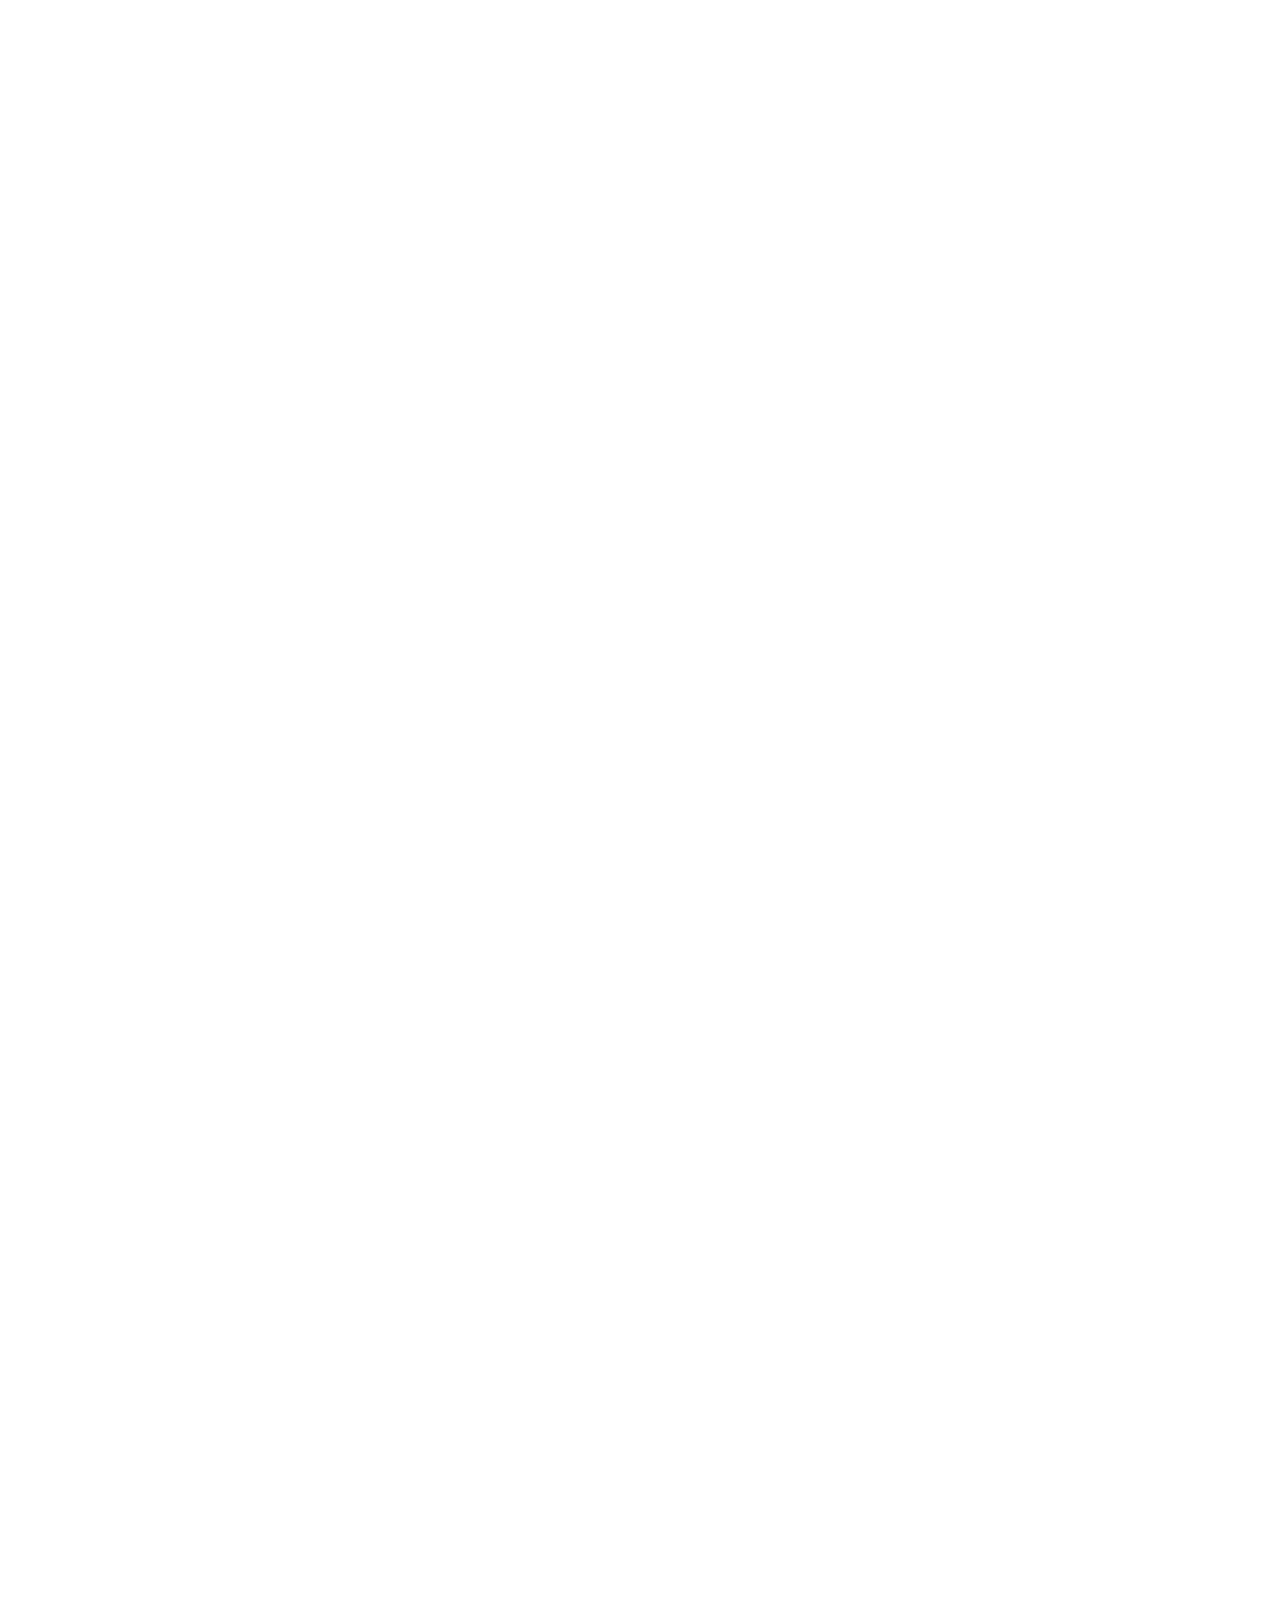
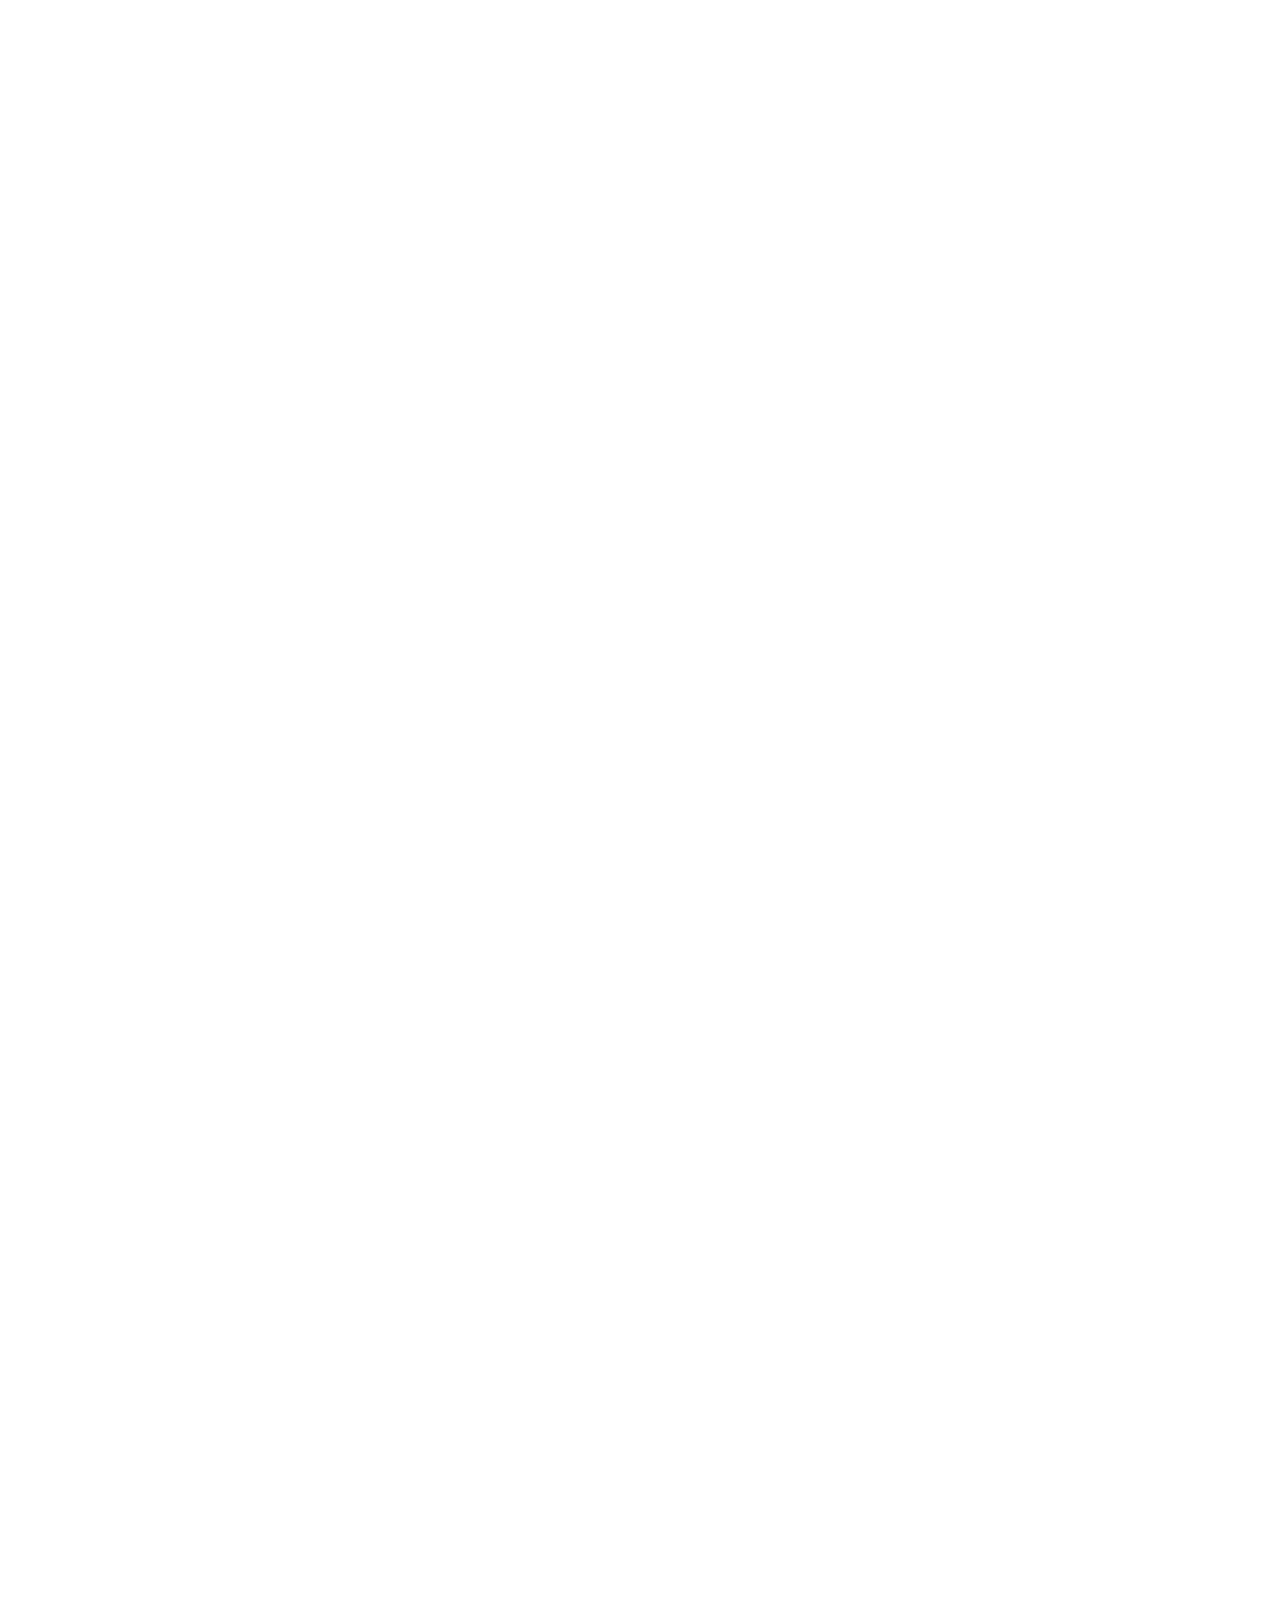
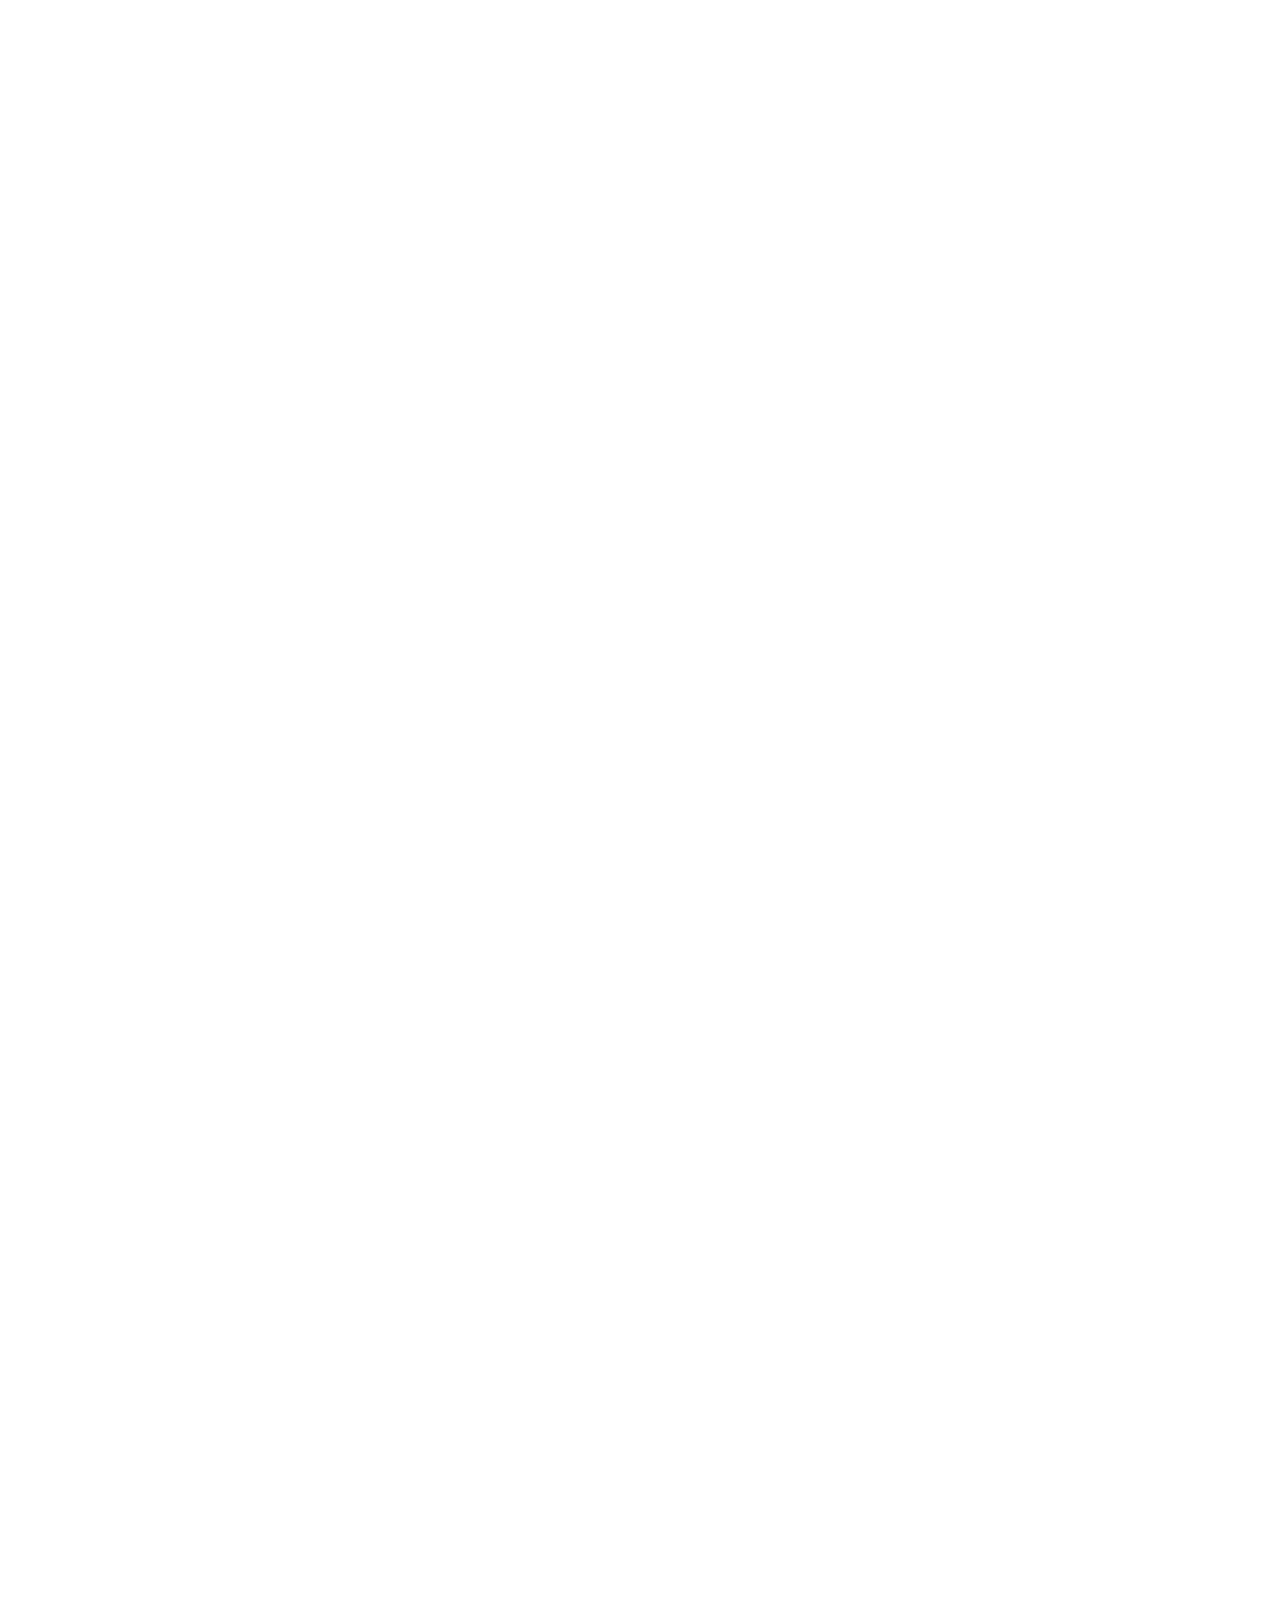
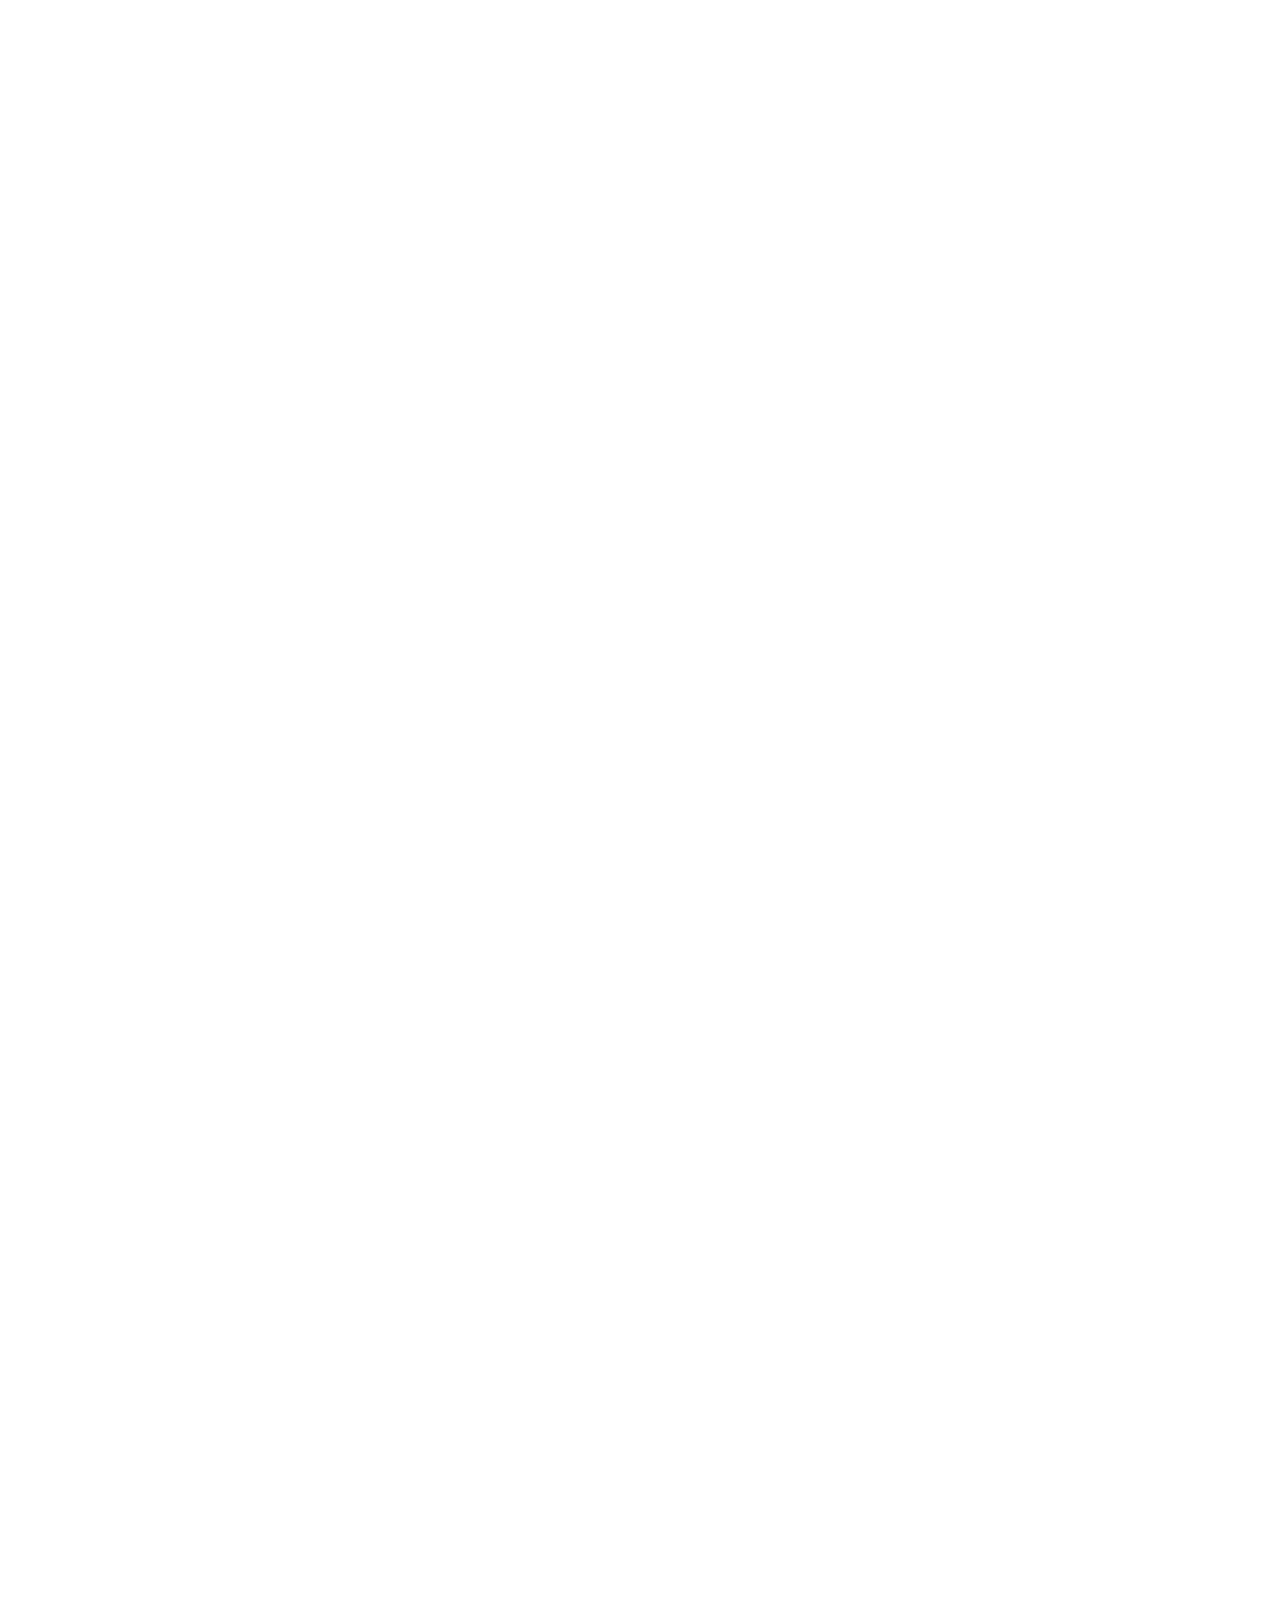
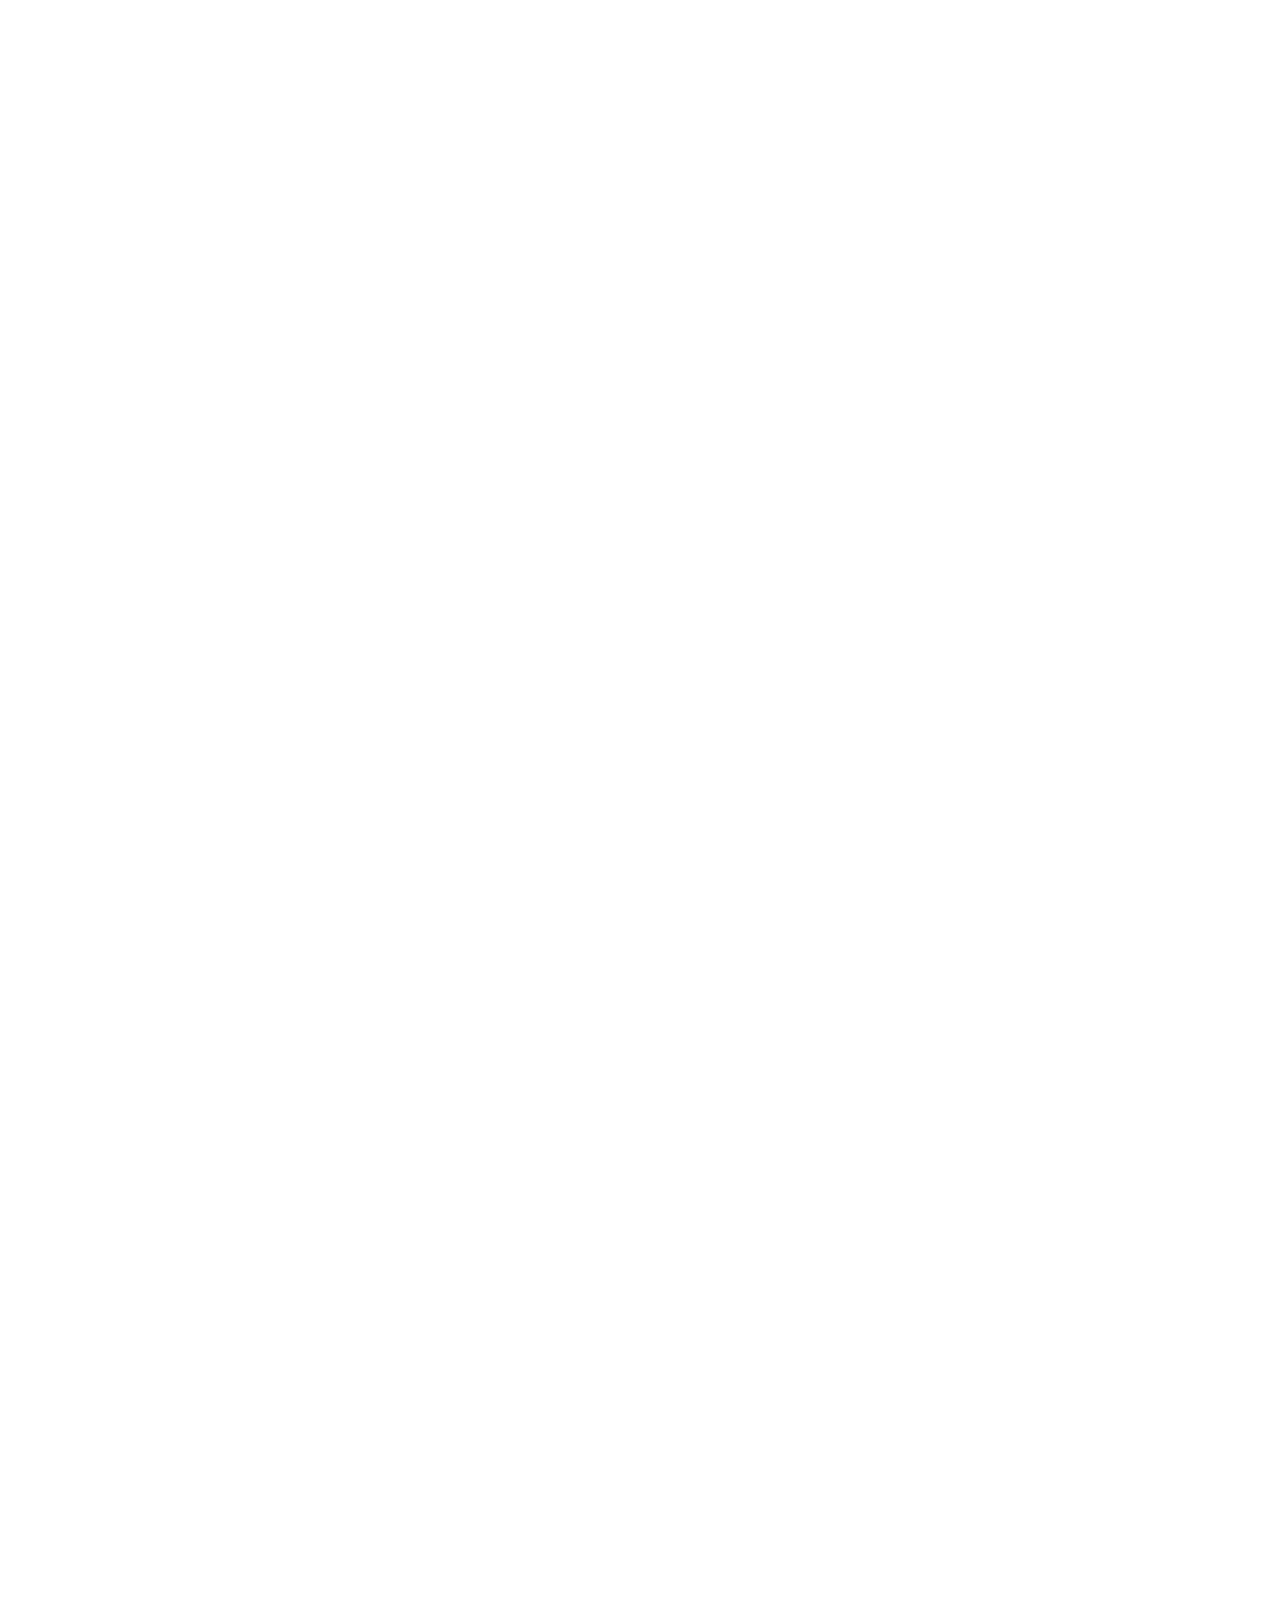
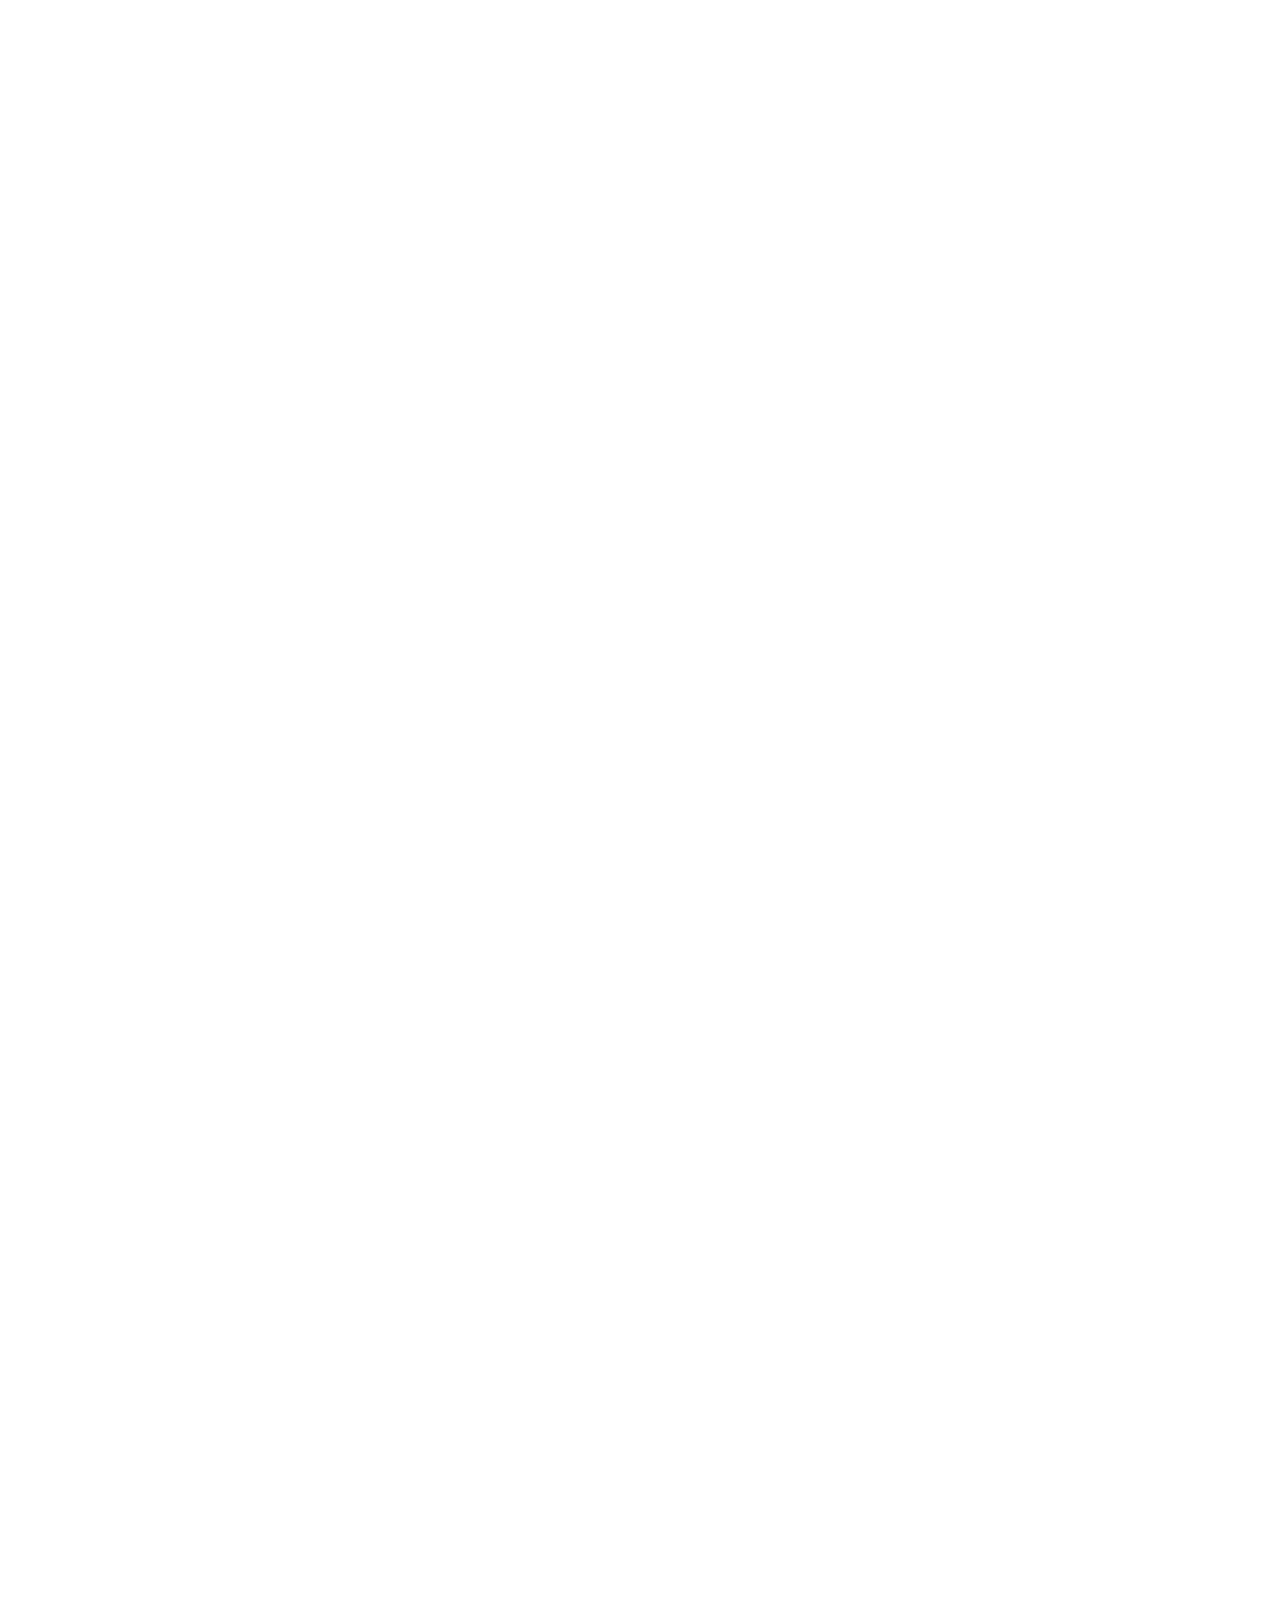
<file: cut.html>
<!DOCTYPE html>
<html lang="en">
  <head>
    <meta charset="utf-8" />
    <meta
      name="viewport"
      content="width=device-width, initial-scale=1, shrink-to-fit=no"
    />
    <meta
      name="description"
      content="website for book Cutting Plays for Performance: A Practical and Accessible Guide"
    />
    <meta
      name="author"
      content="Aili Huber, Henslowe's Cloud Creative Consulting"
    />
    <title>Cutting Plays for Performance</title>
    <!-- Favicon-->
    <link rel="icon" type="image/x-icon" href="assets/favicon.ico" />
    <!-- Core theme CSS (includes Bootstrap)-->
    <link href="css/bootstrap_styles.css" rel="stylesheet" />
    <link href="css/theme_styles.css" rel="stylesheet" />
    <script src="js/csi.min.js"></script>
  </head>
  <body>
    <!-- Responsive navbar-->
    <div id="banner" class="carousel slide" data-bs-ride="carousel">
      <div class="carousel-inner">
        <div class="carousel-item active">
          <img src="./assets/carousel1.png" class="d-block w-100" alt="..." />
        </div>
        <div class="carousel-item">
          <img src="./assets/carousel2.png" class="d-block w-100" alt="..." />
        </div>
        <div class="carousel-item">
          <img src="./assets/carousel3.png" class="d-block w-100" alt="..." />
        </div>
        <div class="carousel-item">
          <img src="./assets/carousel4.png" class="d-block w-100" alt="..." />
        </div>
      </div>
      <button
        class="carousel-control-prev"
        type="button"
        data-bs-target="#banner"
        data-bs-slide="prev"
      >
        <span class="carousel-control-prev-icon" aria-hidden="true"></span>
        <span class="visually-hidden">Previous</span>
      </button>
      <button
        class="carousel-control-next"
        type="button"
        data-bs-target="#banner"
        data-bs-slide="next"
      >
        <span class="carousel-control-next-icon" aria-hidden="true"></span>
        <span class="visually-hidden">Next</span>
      </button>
    </div>
    <nav class="navbar navbar-expand-lg navbar-dark bg-dark">
      <div class="container">
        <button
          class="navbar-toggler"
          type="button"
          data-bs-toggle="collapse"
          data-bs-target="#navbarSupportedContent"
          aria-controls="navbarSupportedContent"
          aria-expanded="false"
          aria-label="Toggle navigation"
        >
          <span class="navbar-toggler-icon"></span>
        </button>
        <div class="collapse navbar-collapse" id="navbarSupportedContent">
          <ul class="navbar-nav ms-auto mb-2 mb-lg-0">
            <li class="nav-item">
              <a class="nav-link active" aria-current="page" href="./index.html"
                >Home</a
              >
            </li>
            <li class="nav-item">
              <a class="nav-link"
                href="https://www.tkqlhce.com/click-100524570-14076226?url=https%3A%2F%2Fwww.routledge.com%2FCutting-Plays-for-Performance-A-Practical-and-Accessible-Guide%2FMalone-Huber%2Fp%2Fbook%2F9780367748883"
                >Order now</a
              >!
            </li>
            <li class="nav-item">
              <a class="nav-link" href="./about.html">About</a>
            </li>
            <li class="nav-item">
              <a class="nav-link" href="./contributors.html">Contributors</a>
            </li>
            <li class="nav-item">
              <a class="nav-link" href="./look_inside.html">Look Inside</a>
            </li>
            <li class="nav-item">
              <a class="nav-link" href="./cut.html">Cutting Tools</a>
            </li>
            <li class="nav-item">
              <a class="nav-link" href="./randomizer.html">Randomizer</a>
            </li>
            <li class="nav-item">
              <a
                class="nav-link"
                href="https://7eb01415.sibforms.com/serve/[base64]"
                target="_blank"
                >Subscribe to our newsletter</a
              >
            </li>
            <li class="nav-item">
              <a class="nav-link" href="https://www.twitter.com/cuttingplays"
                ><img
                  src="./assets/twitter_icon.png"
                  alt="Follow us on twitter"
                  height="25px"
              /></a>
            </li>
            <li class="nav-item">
              <a class="nav-link" href="https://www.instagram.com/cuttingplays"
                ><img
                  src="./assets/instagram_icon.png"
                  alt="Follow us on twitter"
                  height="25px"
              /></a>
            </li>
          </ul>
        </div>
      </div>
    </nav>


    <!-- Page content-->
    <div class="container">
      <div class="hc-intro">
        These cutting tools are provided by Henslowe's Cloud. Visit them
        directly to access more robust tools for rehearsal scheduling, audition
        management, and more.
      </div>
      <iframe id="henslowe" src="https://henslowescloud.com"></iframe>
    </div>
    <footer>
      <em>Cutting Plays for Performance: A Practical and Accessible Guide</em> is available from Routledge Press.
      <a
        href="https://www.tkqlhce.com/click-100524570-14076226?url=https%3A%2F%2Fwww.routledge.com%2FCutting-Plays-for-Performance-A-Practical-and-Accessible-Guide%2FMalone-Huber%2Fp%2Fbook%2F9780367748883"
        >Order now</a
      >!
    </footer>

    <!-- Bootstrap core JS-->
    <script src="https://cdn.jsdelivr.net/npm/bootstrap@5.1.0/dist/js/bootstrap.bundle.min.js"></script>
    <!-- Core theme JS-->
    <script src="js/scripts.js"></script>
  </body>
</html>
</file>
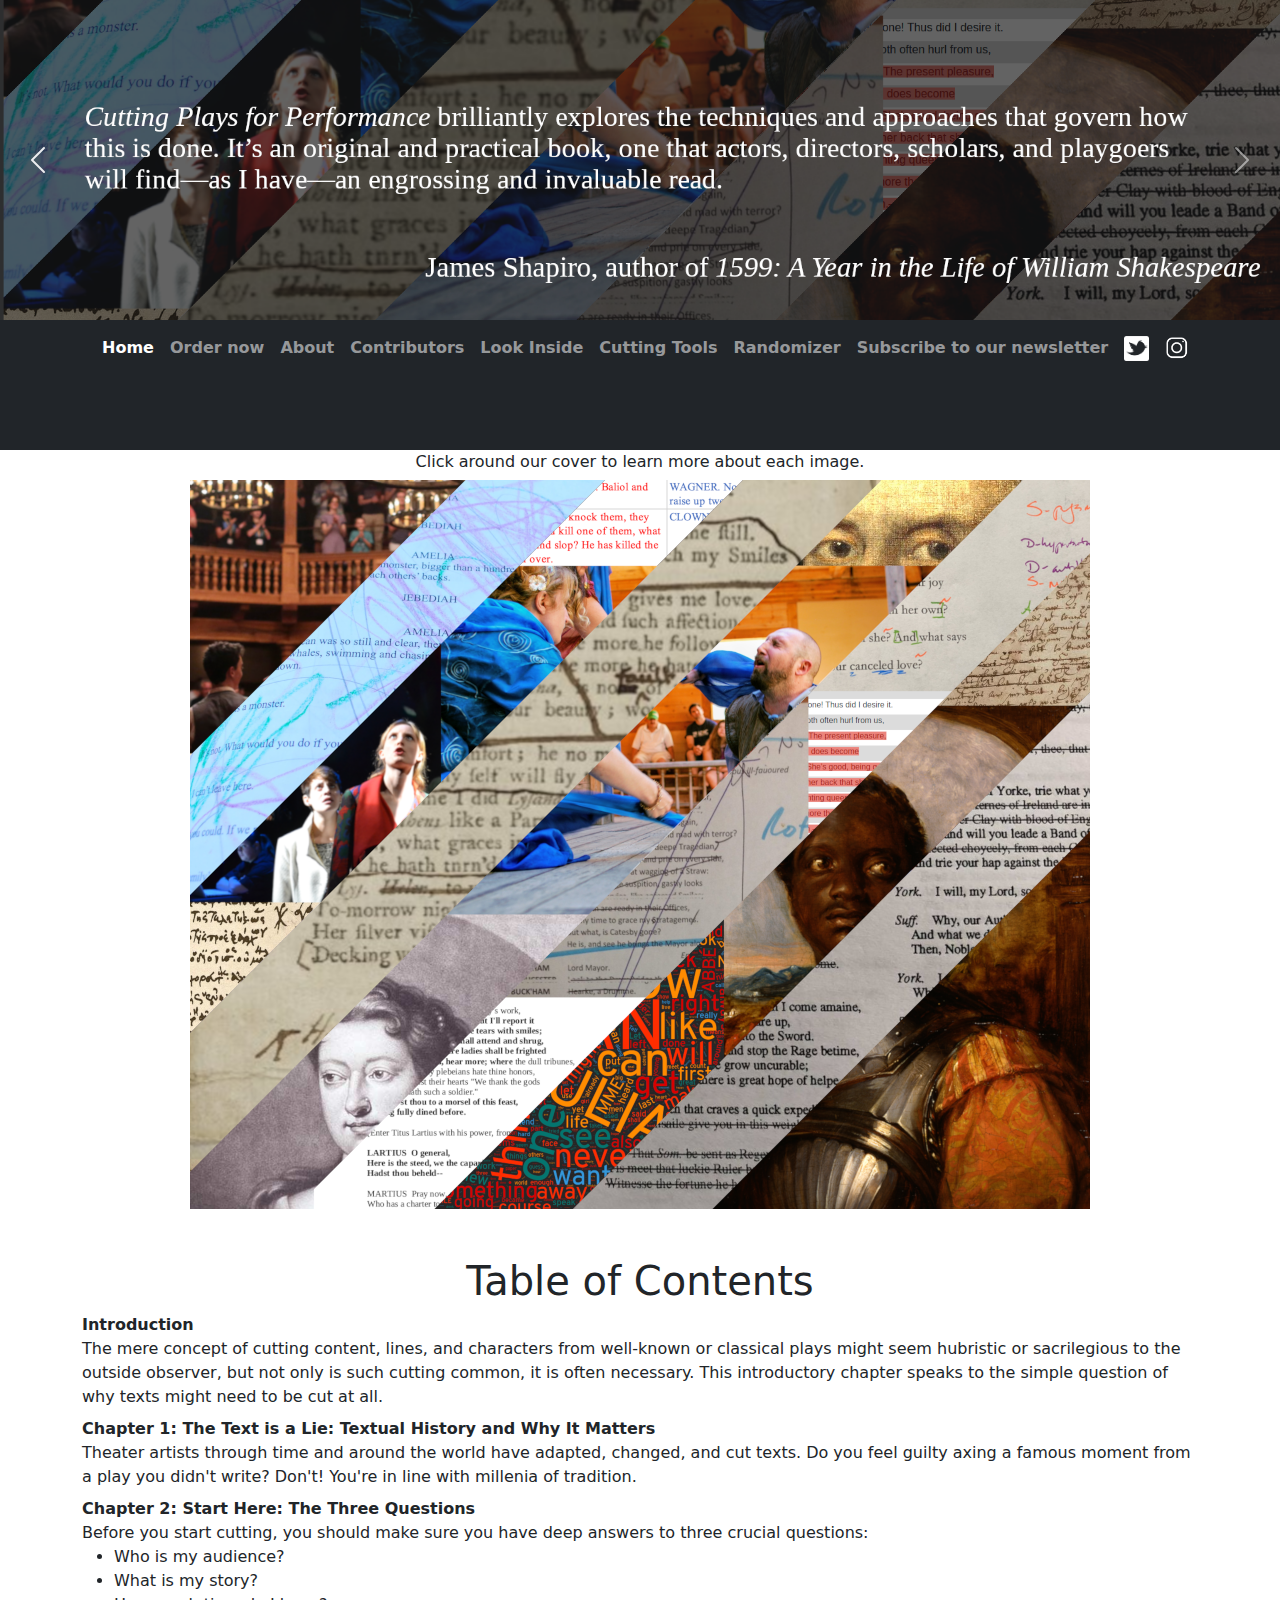
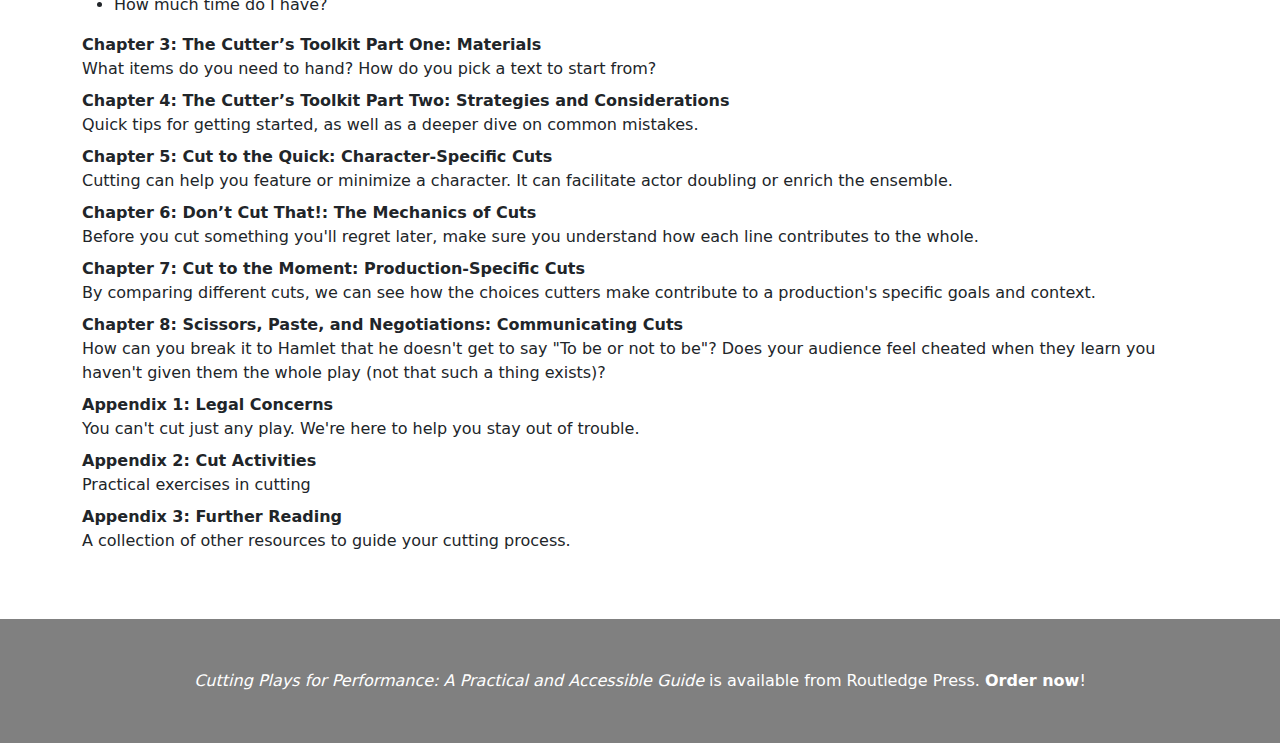
<file: look_inside.html>
<!DOCTYPE html>
<html lang="en">
  <head>
    <meta charset="utf-8" />
    <meta
      name="viewport"
      content="width=device-width, initial-scale=1, shrink-to-fit=no"
    />
    <meta
      name="description"
      content="Website for book Cutting Plays for Performance: A Practical and Accessible Guide, the first guide to how to cut plays"
    />
    <meta
      name="author"
      content="Aili Huber, Henslowe's Cloud Creative Consulting"
    />
    <title>Cutting Plays for Performance</title>
    <!-- Favicon-->
    <link rel="icon" type="image/x-icon" href="assets/favicon.ico" />
    <!-- Core theme CSS (includes Bootstrap)-->
    <link href="css/bootstrap_styles.css" rel="stylesheet" />
    <link href="css/theme_styles.css" rel="stylesheet" />
    <script src="js/csi.min.js"></script>
  </head>
  <body>
    <!-- Responsive navbar-->
    <div id="banner" class="carousel slide" data-bs-ride="carousel">
      <div class="carousel-inner">
        <div class="carousel-item active">
          <img src="./assets/carousel1.png" class="d-block w-100" alt="..." />
        </div>
        <div class="carousel-item">
          <img src="./assets/carousel2.png" class="d-block w-100" alt="..." />
        </div>
        <div class="carousel-item">
          <img src="./assets/carousel3.png" class="d-block w-100" alt="..." />
        </div>
        <div class="carousel-item">
          <img src="./assets/carousel4.png" class="d-block w-100" alt="..." />
        </div>
      </div>
      <button
        class="carousel-control-prev"
        type="button"
        data-bs-target="#banner"
        data-bs-slide="prev"
      >
        <span class="carousel-control-prev-icon" aria-hidden="true"></span>
        <span class="visually-hidden">Previous</span>
      </button>
      <button
        class="carousel-control-next"
        type="button"
        data-bs-target="#banner"
        data-bs-slide="next"
      >
        <span class="carousel-control-next-icon" aria-hidden="true"></span>
        <span class="visually-hidden">Next</span>
      </button>
    </div>
    <nav class="navbar navbar-expand-lg navbar-dark bg-dark">
      <div class="container">
        <button
          class="navbar-toggler"
          type="button"
          data-bs-toggle="collapse"
          data-bs-target="#navbarSupportedContent"
          aria-controls="navbarSupportedContent"
          aria-expanded="false"
          aria-label="Toggle navigation"
        >
          <span class="navbar-toggler-icon"></span>
        </button>
        <div class="collapse navbar-collapse" id="navbarSupportedContent">
          <ul class="navbar-nav ms-auto mb-2 mb-lg-0">
            <li class="nav-item">
              <a class="nav-link active" aria-current="page" href="./index.html"
                >Home</a
              >
            </li>
            <li class="nav-item">
              <a class="nav-link"
                href="https://www.tkqlhce.com/click-100524570-14076226?url=https%3A%2F%2Fwww.routledge.com%2FCutting-Plays-for-Performance-A-Practical-and-Accessible-Guide%2FMalone-Huber%2Fp%2Fbook%2F9780367748883"
                >Order now</a
              >!
            </li>
            <li class="nav-item">
              <a class="nav-link" href="./about.html">About</a>
            </li>
            <li class="nav-item">
              <a class="nav-link" href="./contributors.html">Contributors</a>
            </li>
            <li class="nav-item">
              <a class="nav-link" href="./look_inside.html">Look Inside</a>
            </li>
            <li class="nav-item">
              <a class="nav-link" href="./cut.html">Cutting Tools</a>
            </li>
            <li class="nav-item">
              <a class="nav-link" href="./randomizer.html">Randomizer</a>
            </li>
            <li class="nav-item">
              <a
                class="nav-link"
                href="https://7eb01415.sibforms.com/serve/[base64]"
                target="_blank"
                >Subscribe to our newsletter</a
              >
            </li>
            <li class="nav-item">
              <a class="nav-link" href="https://www.twitter.com/cuttingplays"
                ><img
                  src="./assets/twitter_icon.png"
                  alt="Follow us on twitter"
                  height="25px"
              /></a>
            </li>
            <li class="nav-item">
              <a class="nav-link" href="https://www.instagram.com/cuttingplays"
                ><img
                  src="./assets/instagram_icon.png"
                  alt="Follow us on twitter"
                  height="25px"
              /></a>
            </li>
          </ul>
        </div>
      </div>
    </nav>


    <!-- Page content-->
    <div class="container">
      <div id="cover-map-container">
        <div id="image-map-caption">
          Click around our cover to learn more about each image.
        </div>

        <!-- MODALS (note, naming conventions are very important for js to show/hide) -->
        <div id="asc-modal" class="modal">
          <div class="modal-content" id="asc-modal-content">
            <span class="close">&times;</span>
            <div class="row">
              <img src="./assets/asc_maan.jpg" />
              <p>
                The cast of Aili Huber's 2017 production of
                <em>Much Ado About Nothing</em> at the
                <a
                  href="https://americanshakespearecenter.com/education/educationhomepage/educationhomepage-2/"
                  >American Shakespeare Center's summer camp</a
                >
                takes a bow in the Blackfriars Playhouse. Photo by
                <a href="http://www.miscellaneousmediaphotography.com/"
                  >Lindsey Walters</a
                >.
              </p>
            </div>
          </div>
        </div>
        <div id="silas-modal" class="modal">
          <div class="modal-content" id="silas-modal-content">
            <span class="close">&times;</span>
            <div class="row">
              <img src="./assets/silas_scribbles.jpg" />
              <p>
                The script of <em>Give Us Good</em>, by Pam Mandigo, edited
                during rehearsal by toddler dramaturg Silas Anansi Huber
              </p>
            </div>
          </div>
        </div>
        <div id="faustus-modal" class="modal">
          <div class="modal-content" id="faustus-modal-content">
            <span class="close">&times;</span>
            <div class="row">
              <img src="./assets/faustus_parallel.png" />
              <p>
                A parallel text comparison of the A-Text and B-Text of
                <em>Dr. Faustus</em>, prepared by Toby Malone for
                <em>Blast Faustus</em>, part of Poorboy Theatre Scotland’s Blast
                Classics series, 2012.
              </p>
            </div>
          </div>
        </div>
        <div id="pcsc-modal" class="modal">
          <div class="modal-content" id="pcsc-modal-content">
            <span class="close">&times;</span>
            <div class="row">
              <img src="./assets/pcsc_aandc.jpg" />
              <p>
                Katherine Mayberry and Scott Lange as Cleopatra and Antony.
                Photo by Chaz Albright, costume design by Roz Srb.
                <a href="http://pcshakespeare.com"
                  >Pigeon Creek Shakespeare Company</a
                >, 2019.
              </p>
            </div>
          </div>
        </div>
        <!-- annoying duplication of previous because can't repeat ids-->
        <div id="pcsc-2-modal" class="modal">
          <div class="modal-content" id="pcsc-2-modal-content">
            <span class="close">&times;</span>
            <div class="row">
              <img src="./assets/pcsc_aandc.jpg" />
              <p>
                Katherine Mayberry and Scott Lange as Cleopatra and Antony.
                Photo by Chaz Albright, costume design by Roz Srb.
                <a href="http://pcshakespeare.com"
                  >Pigeon Creek Shakespeare Company</a
                >, 2019.
              </p>
            </div>
          </div>
        </div>
        <div id="hash-r3-modal" class="modal">
          <div class="modal-content" id="hash-r3-modal-content">
            <span class="close">&times;</span>
            <div class="row">
              <img src="./assets/uw_r3.jpg" />
              <p>
                Jessica Blondin (Catesby), Kandi Prosser (Lady Anne Neville),
                Leah Magdalen (Queen Elizabeth Woodville), in
                <em>#R3 (Richard III)</em>, University of Waterloo, 2013.
              </p>
            </div>
          </div>
        </div>
        <div id="aristophanes-modal" class="modal">
          <div class="modal-content" id="aristophanes-modal-content">
            <span class="close">&times;</span>
            <div class="row">
              <img src="./assets/frogs.jpg" />
              <p>A page of Aristophanes' <em>The Frogs</em>.</p>
            </div>
          </div>
        </div>
        <div id="prompt-book-modal" class="modal">
          <div class="modal-content" id="prompt-book-modal-content">
            <span class="close">&times;</span>
            <div class="row">
              <img src="./assets/prompt_book.png" />
              <p>
                prompt book from David Garrick's
                <em>A Midsummer Night's Dream</em>
                (Drury Lane, London, 23 November 1734), PROMPT M.N.D 06. Folger
                Shakespeare Library Call #: 54843. Used by permission of
                <a href="https://www.folger.edu/"
                  >the Folger Shakespeare Library</a
                >
              </p>
            </div>
          </div>
        </div>
        <div id="centlivre-modal" class="modal">
          <div class="modal-content" id="centlivre-modal-content">
            <span class="close">&times;</span>
            <div class="row">
              <img src="./assets/centlivre.jpg" />
              <p>18th Century engraved print of Susanna Centlivre</p>
            </div>
          </div>
        </div>
        <div id="shakespeare-modal" class="modal">
          <div class="modal-content" id="shakespeare-modal-content">
            <span class="close">&times;</span>
            <div class="row">
              <img src="./assets/shakespeare.jpg" />
              <p>
                The “Chandos portrait” of William Shakespeare, possibly by John
                Taylor.
              </p>
            </div>
          </div>
        </div>
        <div id="cass-modal" class="modal">
          <div class="modal-content" id="cass-modal-content">
            <span class="close">&times;</span>
            <div class="row">
              <img src="./assets/cass.png" />
              <p>
                Rhetorical analysis of <em>Romeo and Juliet</em> by Cass Morris.
              </p>
            </div>
          </div>
        </div>
        <div id="henslowe-modal" class="modal">
          <div class="modal-content" id="henslowe-modal-content">
            <span class="close">&times;</span>
            <div class="row">
              <img src="./assets/henslowes_cloud.png" />
              <p>
                Aili Huber’s cut of <em>Antony and Cleopatra</em> using digital
                tools available at
                <a href="https://henslowescloud.com">Henslowe's Cloud</a>
              </p>
            </div>
          </div>
        </div>
        <div id="toby-r3-modal" class="modal">
          <div class="modal-content" id="toby-r3-modal-content">
            <span class="close">&times;</span>
            <div class="row">
              <img src="./assets/toby_r3_cut.png" />
              <p>
                Toby Malone’s cut of <em>Richard III</em> using manual tools.
              </p>
            </div>
          </div>
        </div>
        <div id="shapiro-modal" class="modal">
          <div class="modal-content" id="shapiro-modal-content">
            <span class="close">&times;</span>
            <div class="row">
              <img src="./assets/shapiro.jpg" />
              <p>James Shapiro’s cut of <em>Coriolanus</em></p>
            </div>
          </div>
        </div>
        <div id="thomas-more-modal" class="modal">
          <div class="modal-content" id="thomas-more-modal-content">
            <span class="close">&times;</span>
            <div class="row">
              <img src="./assets/thomas-more.jpg" />
              <p>
                A page from <em>Thomas More</em>, possibly in Shakespeare’s
                hand.
              </p>
            </div>
          </div>
        </div>
        <div id="ira-1-modal" class="modal">
          <div class="modal-content" id="ira-1-modal-content">
            <span class="close">&times;</span>
            <div class="row">
              <img src="./assets/aldridge.jpg" />
              <p>
                "Ira Aldridge in the Role of Shakespeare's Othello" by William
                Mulready
              </p>
            </div>
          </div>
        </div>
        <!-- duplication to not repeat id-->
        <div id="ira-2-modal" class="modal">
          <div class="modal-content" id="ira-2-modal-content">
            <span class="close">&times;</span>
            <div class="row">
              <img src="./assets/aldridge.jpg" />
              <p>
                "Ira Aldridge in the Role of Shakespeare's Othello" by William
                Mulready
              </p>
            </div>
          </div>
        </div>
        <div id="miss-julie-modal" class="modal">
          <div class="modal-content" id="miss-julie-modal-content">
            <span class="close">&times;</span>
            <div class="row">
              <img src="./assets/miss_julie.png" />
              <p>Word cloud of <em>Miss Julie</em>.</p>
            </div>
          </div>
        </div>
        <div id="queen-margaret-modal" class="modal">
          <div class="modal-content" id="queen-margaret-modal-content">
            <span class="close">&times;</span>
            <div class="row">
              <img src="./assets/queen_margaret.jpg" />
              <p>
                Compilation script of <em>Queen Margaret</em>, edited by Megan
                McDonough. Different fonts show scene interleaving.
              </p>
            </div>
          </div>
        </div>
        <!-- IMAGE MAP -->
        <img
          class="map-image mx-auto"
          src="./assets/cover.png"
          usemap="#image-map"
        />

        <map name="image-map">
          <area
            class="area"
            alt=""
            title=""
            id="asc"
            coords="4,3,4,271,271,2"
            shape="poly"
          />
          <area
            class="area"
            alt=""
            title=""
            id="silas"
            coords="2,274,2,414,411,2,275,2"
            shape="poly"
          />
          <area
            class="area"
            alt=""
            title=""
            id="faustus"
            coords="548,0,419,0,333,88,465,85"
            shape="poly"
          />
          <area
            class="area"
            alt=""
            title=""
            id="pcsc"
            coords="331,90,253,166,252,300,467,87"
            shape="poly"
          />
          <area
            class="area"
            alt=""
            title=""
            id="hash-r3"
            coords="251,168,2,419,130,419,251,300"
            shape="poly"
          />
          <area
            class="area"
            alt=""
            title=""
            id="aristophanes"
            coords="128,422,4,423,3,548"
            shape="poly"
          />
          <area
            class="area"
            alt=""
            title=""
            id="prompt-book"
            coords="1,550,3,692,689,1,552,1"
            shape="poly"
          />
          <area
            class="area"
            alt=""
            title=""
            id="centlivre"
            coords="3,695,4,726,124,725,123,710,397,437,259,434"
            shape="poly"
          />
          <area
            class="area"
            alt=""
            title=""
            id="pcsc-2"
            coords="264,431,400,433,747,88,607,87"
            shape="poly"
          />
          <area
            class="area"
            alt=""
            title=""
            id="shakespeare"
            coords="611,84,748,84,831,2,693,0"
            shape="poly"
          />
          <area
            class="area"
            alt=""
            title=""
            id="cass"
            coords="834,1,898,1,899,73,763,210,624,213"
            shape="poly"
          />
          <area
            class="area"
            alt=""
            title=""
            id="henslowe"
            coords="621,216,623,350,760,212"
            shape="poly"
          />
          <area
            class="area"
            alt=""
            title=""
            id="toby-r3"
            coords="620,220,321,518,454,518,621,355"
            shape="poly"
          />
          <area
            class="area"
            alt=""
            title=""
            id="shapiro"
            coords="317,517,454,522,244,724,128,726,124,710"
            shape="poly"
          />
          <area
            class="area"
            alt=""
            title=""
            id="thomas-more"
            coords="753,224,888,223,900,213,899,76"
            shape="poly"
          />
          <area
            class="area"
            alt=""
            title=""
            id="ira-1"
            coords="749,229,884,227,536,575,537,441"
            shape="poly"
          />
          <area
            class="area"
            alt=""
            title=""
            id="miss-julie"
            coords="534,443,536,576,384,728,247,727"
            shape="poly"
          />
          <area
            class="area"
            alt=""
            title=""
            id="queen-margaret"
            coords="388,727,525,727,900,346,900,216"
            shape="poly"
          />
          <area
            class="area"
            alt=""
            title=""
            id="ira-2"
            coords="529,726,900,726,900,355"
            shape="poly"
          />
        </map>
      </div>
      <div class="text-center mt-5">
        <h1>Table of Contents</h1>
      </div>
      <div>
        <dl>
          <dt>Introduction</dt>
          <dd>
            The mere concept of cutting content, lines, and characters from
            well-known or classical plays might seem hubristic or sacrilegious
            to the outside observer, but not only is such cutting common, it is
            often necessary. This introductory chapter speaks to the simple
            question of why texts might need to be cut at all.
          </dd>
          <dt>
            Chapter 1: The Text is a Lie: Textual History and Why It Matters
          </dt>
          <dd>
            Theater artists through time and around the world have adapted,
            changed, and cut texts. Do you feel guilty axing a famous moment
            from a play you didn't write? Don't! You're in line with millenia of
            tradition.
          </dd>

          <dt>Chapter 2: Start Here: The Three Questions</dt>
          <dd>
            Before you start cutting, you should make sure you have deep answers
            to three crucial questions:
            <ul>
              <li>Who is my audience?</li>
              <li>What is my story?</li>
              <li>How much time do I have?</li>
            </ul>
          </dd>
          <dt>Chapter 3: The Cutter’s Toolkit Part One: Materials</dt>
          <dd>
            What items do you need to hand? How do you pick a text to start
            from?
          </dd>
          <dt>
            Chapter 4: The Cutter’s Toolkit Part Two: Strategies and
            Considerations
          </dt>
          <dd>
            Quick tips for getting started, as well as a deeper dive on common
            mistakes.
          </dd>
          <dt>Chapter 5: Cut to the Quick: Character-Specific Cuts</dt>
          <dd>
            Cutting can help you feature or minimize a character. It can
            facilitate actor doubling or enrich the ensemble.
          </dd>
          <dt>Chapter 6: Don’t Cut That!: The Mechanics of Cuts</dt>
          <dd>
            Before you cut something you'll regret later, make sure you
            understand how each line contributes to the whole.
          </dd>
          <dt>Chapter 7: Cut to the Moment: Production-Specific Cuts</dt>
          <dd>
            By comparing different cuts, we can see how the choices cutters make
            contribute to a production's specific goals and context.
          </dd>
          <dt>
            Chapter 8: Scissors, Paste, and Negotiations: Communicating Cuts
          </dt>
          <dd>
            How can you break it to Hamlet that he doesn't get to say "To be or
            not to be"? Does your audience feel cheated when they learn you
            haven't given them the whole play (not that such a thing exists)?
          </dd>
          <dt>Appendix 1: Legal Concerns</dt>
          <dd>
            You can't cut just any play. We're here to help you stay out of
            trouble.
          </dd>
          <dt>Appendix 2: Cut Activities</dt>
          <dd>Practical exercises in cutting</dd>
          <dt>Appendix 3: Further Reading</dt>
          <dd>
            A collection of other resources to guide your cutting process.
          </dd>
        </dl>
      </div>
    </div>
    <footer>
      <em>Cutting Plays for Performance: A Practical and Accessible Guide</em> is
      available from Routledge Press.
      <a
        href="https://www.tkqlhce.com/click-100524570-14076226?url=https%3A%2F%2Fwww.routledge.com%2FCutting-Plays-for-Performance-A-Practical-and-Accessible-Guide%2FMalone-Huber%2Fp%2Fbook%2F9780367748883"
        >Order now</a
      >!
    </footer>

    <!-- Bootstrap core JS-->
    <script src="https://cdn.jsdelivr.net/npm/bootstrap@5.1.0/dist/js/bootstrap.bundle.min.js"></script>
    <!-- Core theme JS-->
    <script src="js/scripts.js"></script>
    <script>
      const areas = document.querySelectorAll(".area");

      for (var i = 0; i < areas.length; i++) {
        areas[i].addEventListener("click", openModal, false);
      }

      function openModal() {
        var modal = document.getElementById(`${this.id}-modal`);
        modal.style.display = "block";
        var span = modal.getElementsByClassName("close")[0];
        span.onclick = function () {
          var modalId = this.parentNode.id.replace("-content", "");
          console.log(modalId);
          var modal = document.getElementById(modalId);
          modal.style.display = "none";
        };
      }
    </script>
  </body>
</html>
</file>
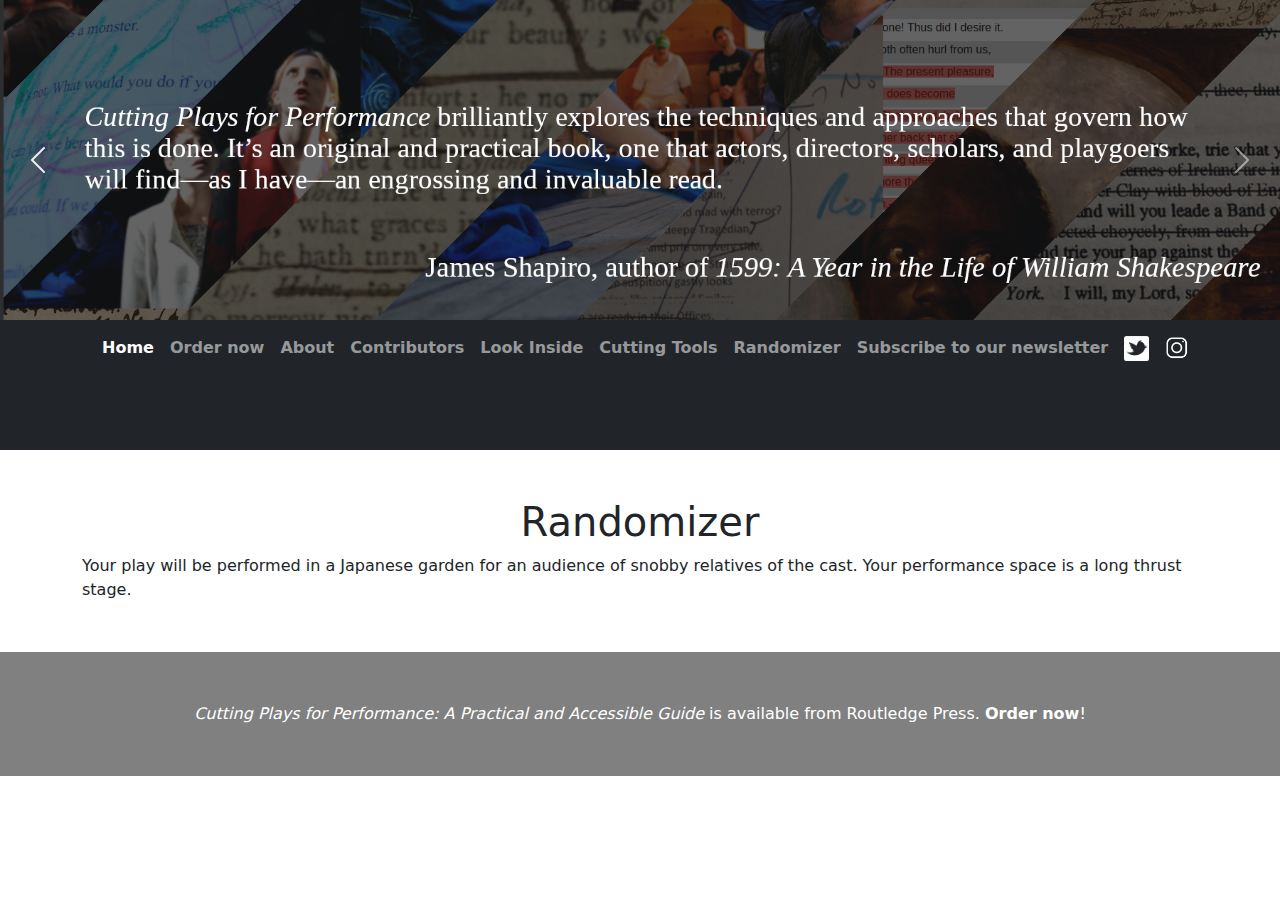
<file: randomizer.html>
<!DOCTYPE html>
<html lang="en">
  <head>
    <meta http-equiv="Content-Type" content="text/html; charset=utf-8" />
    <meta
      name="viewport"
      content="width=device-width, initial-scale=1, shrink-to-fit=no"
    />
    <meta
      name="description"
      content="Website for book Cutting Plays for Performance: A Practical and Accessible Guide, the first guide to how to cut plays"
    />
    <meta
      name="author"
      content="Aili Huber, Henslowe's Cloud Creative Consulting"
    />
    <title>Cutting Plays for Performance</title>
    <!-- Favicon-->
    <link rel="icon" type="image/x-icon" href="assets/favicon.ico" />
    <!-- Core theme CSS (includes Bootstrap)-->
    <link href="css/bootstrap_styles.css" rel="stylesheet" />
    <link href="css/theme_styles.css" rel="stylesheet" />
    <script src="js/csi.min.js"></script>
  </head>
  <body>
    <!-- Responsive navbar-->
    <div id="banner" class="carousel slide" data-bs-ride="carousel">
      <div class="carousel-inner">
        <div class="carousel-item active">
          <img src="./assets/carousel1.png" class="d-block w-100" alt="..." />
        </div>
        <div class="carousel-item">
          <img src="./assets/carousel2.png" class="d-block w-100" alt="..." />
        </div>
        <div class="carousel-item">
          <img src="./assets/carousel3.png" class="d-block w-100" alt="..." />
        </div>
        <div class="carousel-item">
          <img src="./assets/carousel4.png" class="d-block w-100" alt="..." />
        </div>
      </div>
      <button
        class="carousel-control-prev"
        type="button"
        data-bs-target="#banner"
        data-bs-slide="prev"
      >
        <span class="carousel-control-prev-icon" aria-hidden="true"></span>
        <span class="visually-hidden">Previous</span>
      </button>
      <button
        class="carousel-control-next"
        type="button"
        data-bs-target="#banner"
        data-bs-slide="next"
      >
        <span class="carousel-control-next-icon" aria-hidden="true"></span>
        <span class="visually-hidden">Next</span>
      </button>
    </div>
    <nav class="navbar navbar-expand-lg navbar-dark bg-dark">
      <div class="container">
        <button
          class="navbar-toggler"
          type="button"
          data-bs-toggle="collapse"
          data-bs-target="#navbarSupportedContent"
          aria-controls="navbarSupportedContent"
          aria-expanded="false"
          aria-label="Toggle navigation"
        >
          <span class="navbar-toggler-icon"></span>
        </button>
        <div class="collapse navbar-collapse" id="navbarSupportedContent">
          <ul class="navbar-nav ms-auto mb-2 mb-lg-0">
            <li class="nav-item">
              <a class="nav-link active" aria-current="page" href="./index.html"
                >Home</a
              >
            </li>
            <li class="nav-item">
              <a class="nav-link"
                href="https://www.tkqlhce.com/click-100524570-14076226?url=https%3A%2F%2Fwww.routledge.com%2FCutting-Plays-for-Performance-A-Practical-and-Accessible-Guide%2FMalone-Huber%2Fp%2Fbook%2F9780367748883"
                >Order now</a
              >!
            </li>
            <li class="nav-item">
              <a class="nav-link" href="./about.html">About</a>
            </li>
            <li class="nav-item">
              <a class="nav-link" href="./contributors.html">Contributors</a>
            </li>
            <li class="nav-item">
              <a class="nav-link" href="./look_inside.html">Look Inside</a>
            </li>
            <li class="nav-item">
              <a class="nav-link" href="./cut.html">Cutting Tools</a>
            </li>
            <li class="nav-item">
              <a class="nav-link" href="./randomizer.html">Randomizer</a>
            </li>
            <li class="nav-item">
              <a
                class="nav-link"
                href="https://7eb01415.sibforms.com/serve/[base64]"
                target="_blank"
                >Subscribe to our newsletter</a
              >
            </li>
            <li class="nav-item">
              <a class="nav-link" href="https://www.twitter.com/cuttingplays"
                ><img
                  src="./assets/twitter_icon.png"
                  alt="Follow us on twitter"
                  height="25px"
              /></a>
            </li>
            <li class="nav-item">
              <a class="nav-link" href="https://www.instagram.com/cuttingplays"
                ><img
                  src="./assets/instagram_icon.png"
                  alt="Follow us on twitter"
                  height="25px"
              /></a>
            </li>
          </ul>
        </div>
      </div>
    </nav>


    <!-- Page content-->
    <div class="container">
      <div class="text-center mt-5">
        <h1>Randomizer</h1>
      </div>
      <div>
        Your play will be performed <span id="location"></span> for an audience
        of <span id="audience-adjective"></span> <span id="audience"></span>.
        Your performance space is <span id="space"></span>.
      </div>
    </div>
    <footer>
      <em>Cutting Plays for Performance: A Practical and Accessible Guide</em> is
      available from Routledge Press.
      <a
        href="https://www.tkqlhce.com/click-100524570-14076226?url=https%3A%2F%2Fwww.routledge.com%2FCutting-Plays-for-Performance-A-Practical-and-Accessible-Guide%2FMalone-Huber%2Fp%2Fbook%2F9780367748883"
        >Order now</a
      >!
    </footer>

    <!-- Bootstrap core JS-->
    <script src="https://cdn.jsdelivr.net/npm/bootstrap@5.1.0/dist/js/bootstrap.bundle.min.js"></script>
    <!-- Core theme JS-->
    <script src="js/scripts.js"></script>
    <script>
      const locations = [
        "in a big city",
        "in rural Denmark",
        "in Arizona",
        "in a midwestern village",
        "at a beach",
        "at a corporate tech company campus",
        "at a holiday resort",
        "an ocean cruise",
        "at a failing arts festival",
        "at an academic conference",
        "in a shopping mall",
        "in an aircraft carrier",
        "on a ZOOM call",
        "at a major arts festival",
        "on a university campus",
        "in a parking lot",
        "at a farm",
        "at a live television taping",
        "in a smalltown library",
        "in a Japanese garden",
      ];
      const spaces = [
        "a 3000-seat Broadway house",
        "a tiny blackbox",
        "an airplane hangar",
        "a middle-school cafetorium",
        "an art gallery",
        "a park",
        "your mother's living room",
        "a dive bar",
        "a spaceship",
        "a quarry",
        "a major regional theater",
        "the back of a truck",
        "a wide-open field",
        "a long thrust stage",
        "an arena stage",
        "an old barn",
        "a church basement",
        "an abandoned Blockbuster Video",
        "promenade staging around a town",
        "a medieval touring wagon",
        "on a football field at halftime",
        "an improvised platform",
        "caverns",
        "a wind tunnel",
        "the internet",
      ];

      const audienceAdjectives = [
        "cranky",
        "snobby",
        "erudite",
        "villanous",
        "happy",
        "drunk",
        "sleep-deprived",
        "unimpressed",
        "participatory",
        "impatient",
        "supportive",
        "eager to laugh",
        "whimsical",
        "sleepy",
        "anxious about traffic",
        "device-distracted",
        "ZOOM-weary",
        "judgmental",
        "easily confused",
        "analytical",
        "skeptical",
      ];

      const audiences = [
        "college students",
        "kindergarteners",
        "elderly professors",
        "actors",
        "friends",
        "peers",
        "middle school boys",
        "soldiers",
        "people who are visually impaired",
        "volunteer fire fighters",
        "industry types",
        "dog walkers",
        "relatives of the cast",
        "retirement home residents",
        "Twitter users",
        "long-time subscribers",
        "students at an all-girls school",
        "wrestling fans",
        "tourists",
        "non-English speakers",
        "conference delegates",
        "clock watchers",
      ];
      document.getElementById("location").textContent =
        locations[Math.floor(Math.random() * locations.length)];
      document.getElementById("audience-adjective").textContent =
        audienceAdjectives[
          Math.floor(Math.random() * audienceAdjectives.length)
        ];
      document.getElementById("audience").textContent =
        audiences[Math.floor(Math.random() * audiences.length)];
      document.getElementById("space").textContent =
        spaces[Math.floor(Math.random() * spaces.length)];
    </script>
  </body>
</html>
</file>
<file: css/theme_styles.css>
a {
  color: inherit;
  font-weight: bold;
  text-decoration: none;
  width: auto;
}

a:hover {
  color: inherit;
  text-decoration: underline;
}

iframe {
  width: 100%;
  height: 50000px;
}

.container {
  padding-bottom: 50px;
}

footer {
  background-color: #808080;
  color: white;
  padding: 50px 0;
  text-align: center;
}

.carousel-control-prev,
.carousel-control-next {
  width: 6%;
}

.carousel-item {
  transition-duration: 15s;
}

.hc-intro {
  padding: 50px 0;
}

.map-image {
  margin: 0 auto;
}

/* The Modal (background) */
.modal {
  display: none;
  /* Hidden by default */
  position: fixed;
  /* Stay in place */
  z-index: 1;
  /* Sit on top */
  left: 0;
  top: 0;
  width: 100%;
  /* Full width */
  height: 100%;
  /* Full height */
  overflow: auto;
  /* Enable scroll if needed */
  background-color: rgb(0, 0, 0);
  /* Fallback color */
  background-color: rgba(0, 0, 0, 0.4);
  /* Black w/ opacity */
}

/* Modal Content/Box */
.modal-content {
  background-color: #fefefe;
  margin: 10% auto;
  /* 15% from the top and centered */
  padding: 20px;
  border: 1px solid #888;
  width: 80%;
  /* Could be more or less, depending on screen size */
  box-shadow: 0 4px 8px 0 rgba(0, 0, 0, 0.2), 0 6px 20px 0 rgba(0, 0, 0, 0.19);
  animation-name: animatetop;
  animation-duration: 0.4s;
}

.modal-content img {
  margin: 0 auto;
  max-height: 600px;
  width: auto;
}

.modal-content p {
  padding: 10px 50px;
  text-align: center;
}

.modal-content span {
  text-align: left;
}

/* The Close Button */
.close {
  color: #aaa;
  float: right;
  font-size: 28px;
  font-weight: bold;
}

.close:hover,
.close:focus {
  color: black;
  text-decoration: none;
  cursor: pointer;
}

#contributors {
  list-style: none;
}

#contributors>li {
  text-align: left;
  padding: 10px 0;
}

#cover-map-container {
  text-align: center;
  display: none;
}

@media screen and (min-width: 1000px) {
  #cover-map-container {
    display: block;
  }
}

#image-map-caption {
  height: 30px;
  text-align: center;
}
</file>
